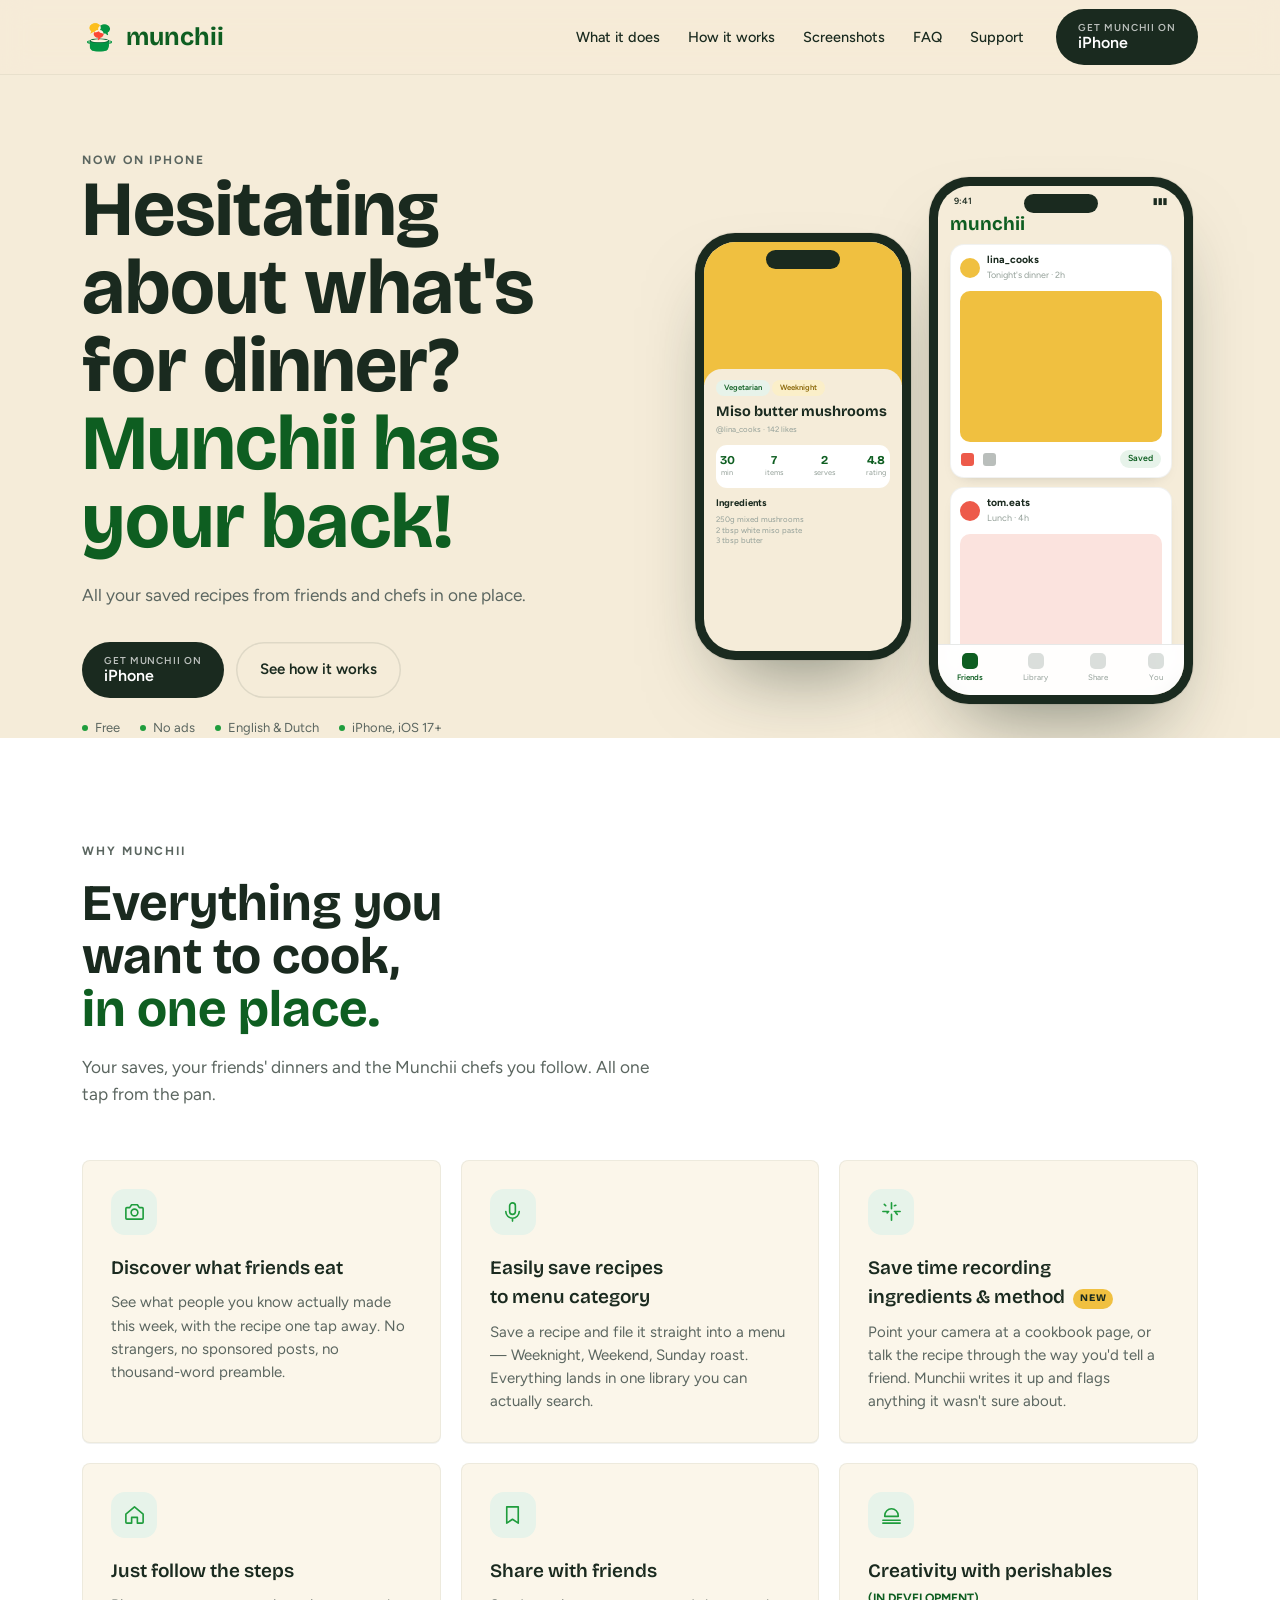
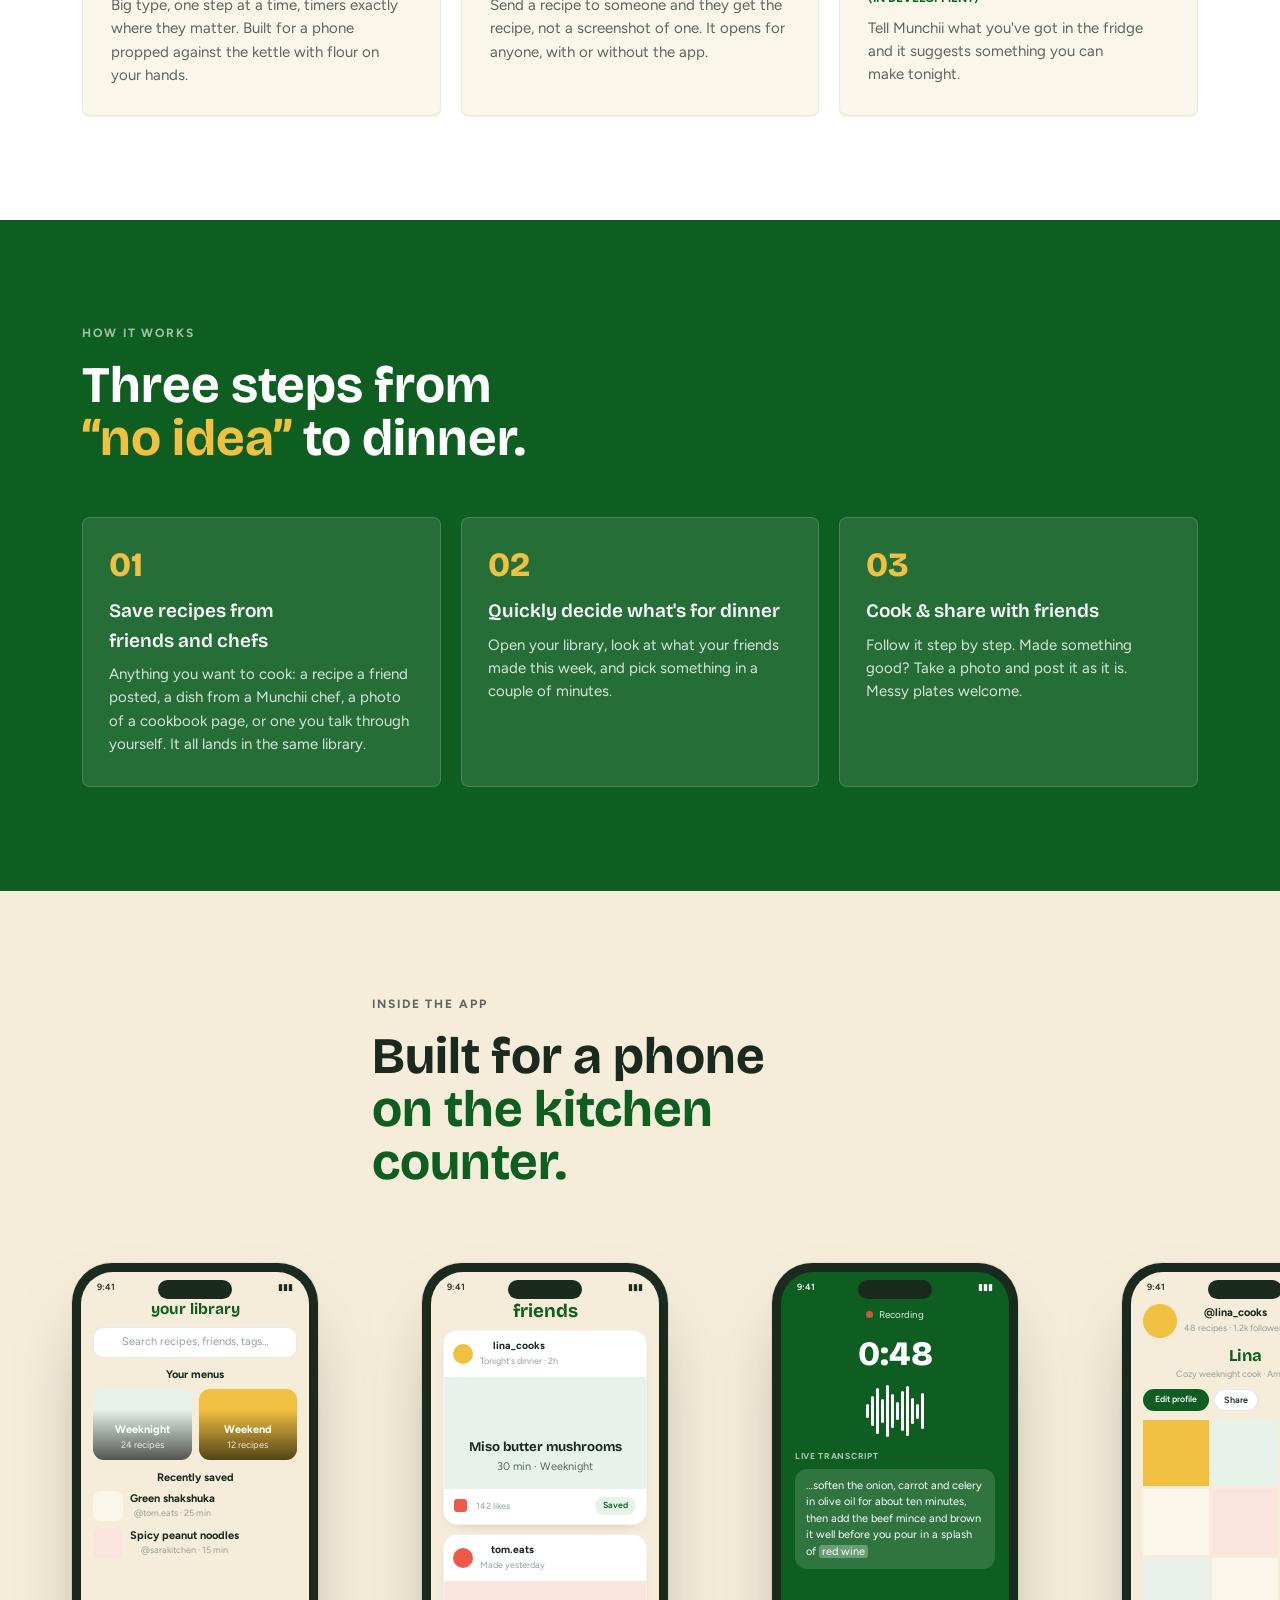
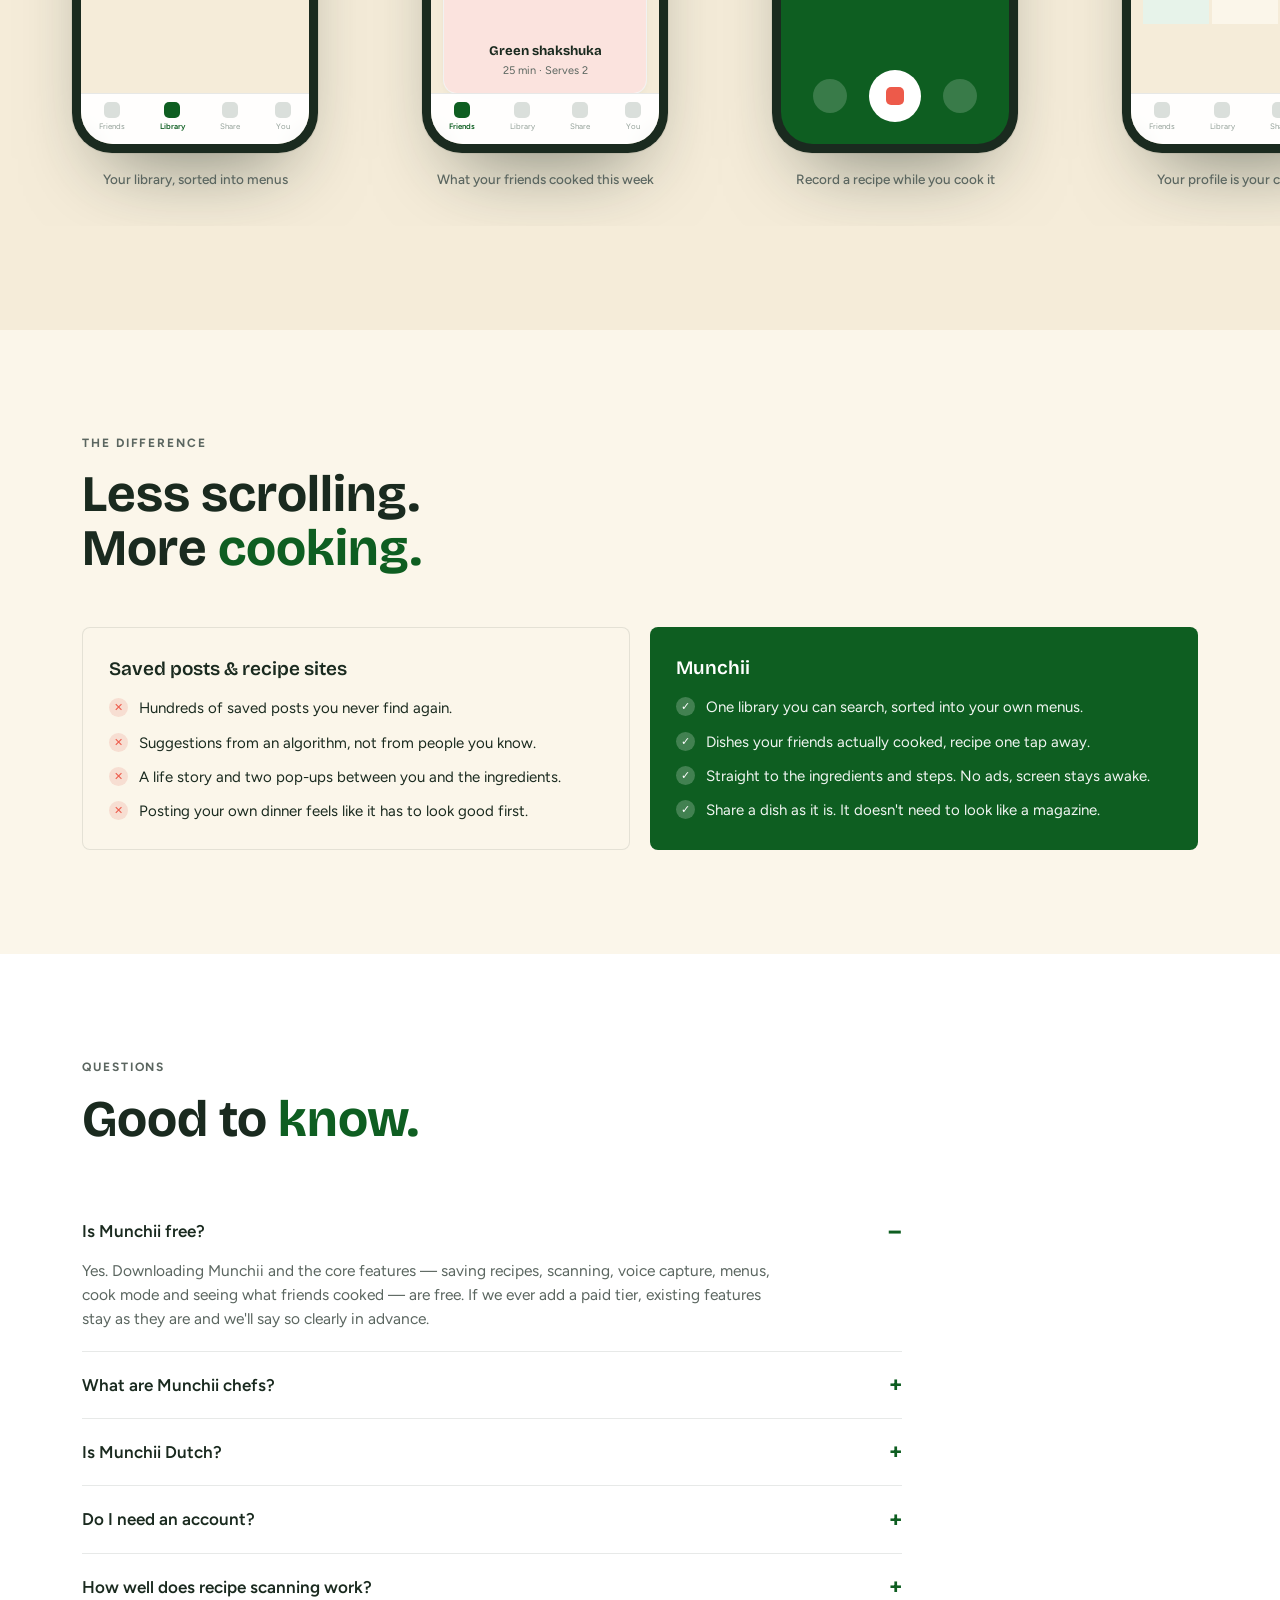
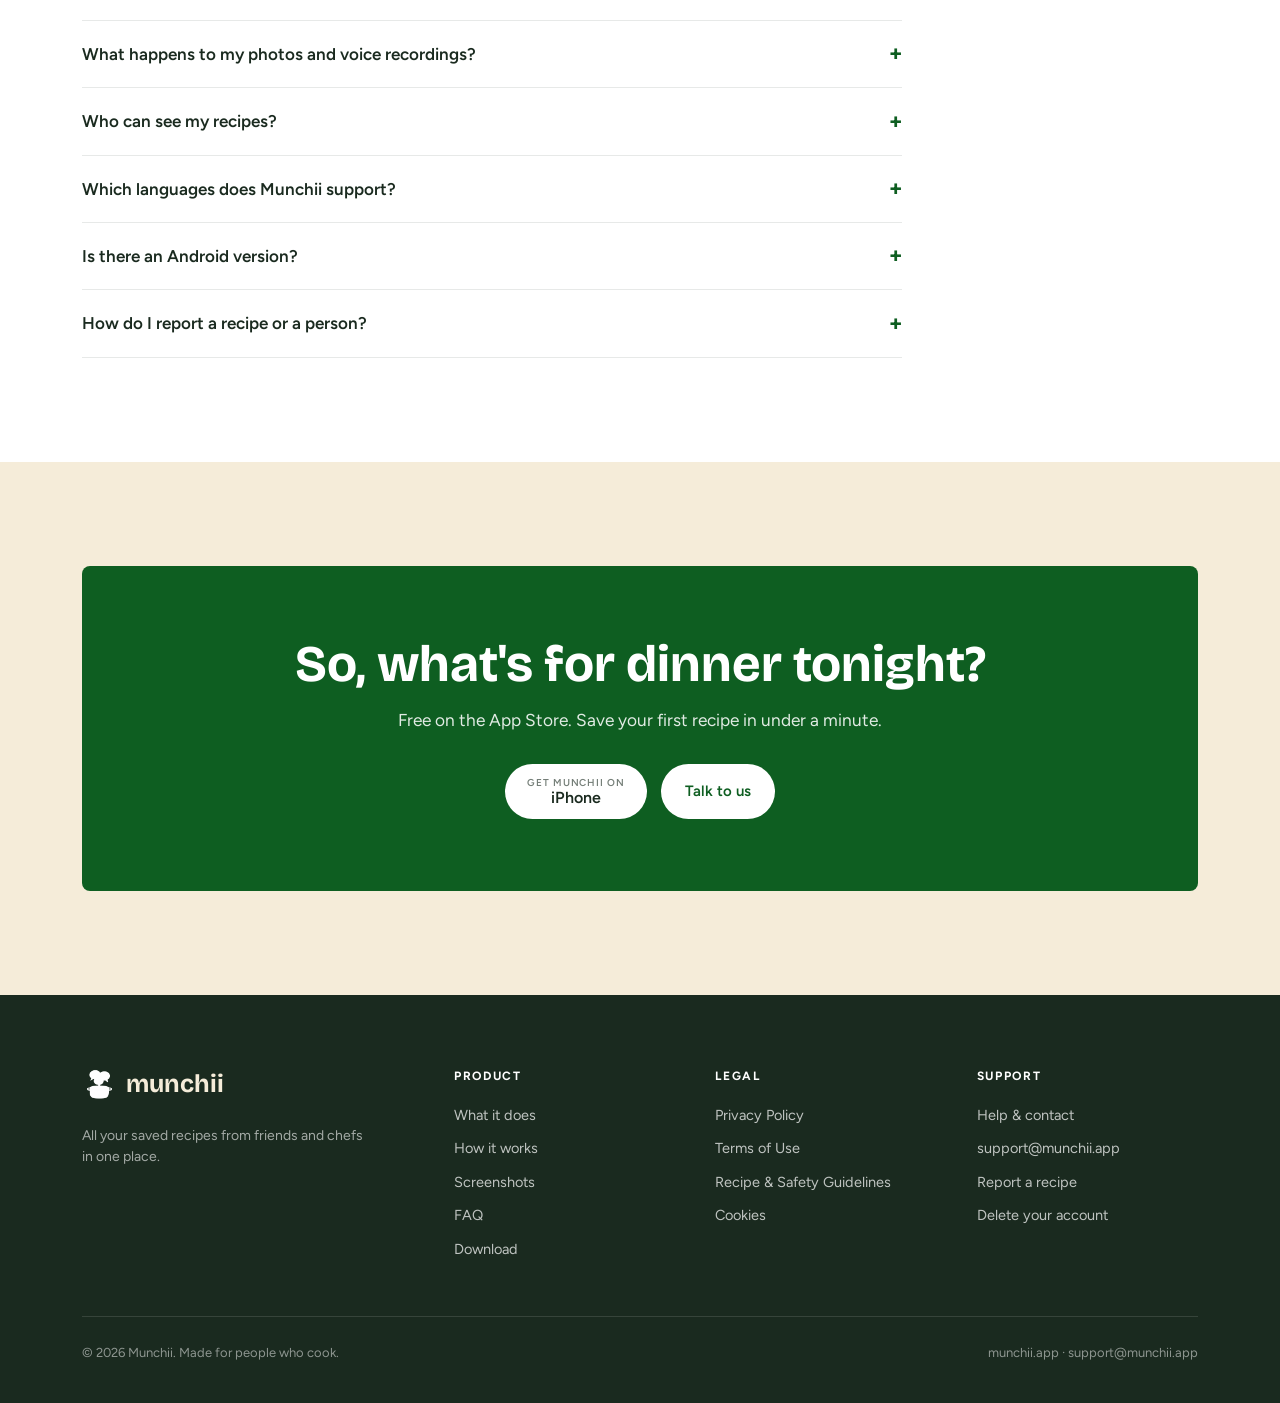
<file: index.html>
<!DOCTYPE html>
<html lang="en">
<head>
<meta charset="UTF-8" />
<meta name="viewport" content="width=device-width,initial-scale=1" />
<title>Munchii — What's for dinner?</title>
<meta name="description" content="All your saved recipes from friends and chefs in one place. Munchii helps you decide what's for dinner. Free on iPhone." />
<meta property="og:title" content="Munchii — What's for dinner?" />
<meta property="og:description" content="All your saved recipes from friends and chefs in one place." />
<meta property="og:url" content="https://munchii.app" />
<meta property="og:image" content="https://munchii.app/og-image.png" />
<meta property="og:image:width" content="1200" />
<meta property="og:image:height" content="630" />
<meta name="twitter:card" content="summary_large_image" />
<link rel="canonical" href="https://munchii.app" />
<link rel="preconnect" href="https://fonts.googleapis.com" />
<link rel="preconnect" href="https://fonts.gstatic.com" crossorigin />
<link href="https://fonts.googleapis.com/css2?family=Bricolage+Grotesque:opsz,wght@12..96,500..800&amp;family=Figtree:wght@400;500;600;700&amp;display=swap" rel="stylesheet" />
<link rel="icon" href="assets/favicon-64.png" sizes="64x64" type="image/png" />
<link rel="apple-touch-icon" href="assets/apple-touch-icon.png" />
<link rel="stylesheet" href="site.css" />
</head>
<body>

<header class="nav">
  <div class="wrap nav-in">
    <a href="#top" class="brand" aria-label="Munchii home"><img src="assets/munchii-mark.png" alt="" />munchii</a>
    <nav class="nav-links" aria-label="Main">
      <a href="#features">What it does</a>
      <a href="#how">How it works</a>
      <a href="#screens">Screenshots</a>
      <a href="#faq">FAQ</a>
      <a href="support.html">Support</a>
    </nav>
    <details class="mobile-nav"><summary aria-label="Open navigation"><span></span></summary><nav class="mobile-menu" aria-label="Mobile"><a href="#features">What it does</a><a href="#how">How it works</a><a href="#screens">Screenshots</a><a href="#faq">FAQ</a><a href="support.html">Support</a></nav></details>
    <a class="btn btn-app" href="mailto:support@munchii.app?subject=Munchii%20iPhone%20launch"><span><span class="sub">Get Munchii on</span><span class="big">iPhone</span></span></a>
  </div>
</header>

<main>
<a id="top"></a>
<section class="hero">
  <div class="wrap hero-grid">
    <div class="hero-copy">
      <div class="eyebrow">Now on iPhone</div>
      <h1>Hesitating about what's for dinner?<br /><span class="accent">Munchii has your back!</span></h1>
      <p class="lead" style="margin-top:22px">All your saved recipes from friends and chefs in one place.</p>
      <div class="badges" id="download">
        <a class="btn btn-app" href="mailto:support@munchii.app?subject=Munchii%20iPhone%20launch"><span><span class="sub">Get Munchii on</span><span class="big">iPhone</span></span></a>
        <a class="btn btn-ghost" href="#how">See how it works</a>
      </div>
      <div class="trust">
        <span><i class="dot"></i>Free</span>
        <span><i class="dot"></i>No ads</span>
        <span><i class="dot"></i>English &amp; Dutch</span>
        <span><i class="dot"></i>iPhone, iOS 17+</span>
      </div>
    </div>

    <div class="hero-art">
      <!-- CSS mockup: replace with real App Store screenshots before launch. Recipe detail (small, left) -->
      <div class="phone sm" aria-hidden="true">
        <div class="screen"><div class="notch"></div>
          <div class="food sc-hero"></div>
          <div class="sc-sheet">
            <span class="pill">Vegetarian</span> <span class="pill y">Weeknight</span>
            <div style="font-family:var(--display);font-weight:700;font-size:1.5em;line-height:1.08;margin:8px 0 6px">Miso butter mushrooms</div>
            <div class="sc-sub">@lina_cooks · 142 likes</div>
            <div style="display:flex;justify-content:space-between;background:#fff;border-radius:11px;padding:9px 4px;margin:9px 0">
              <div class="stat"><b>30</b><em>min</em></div><div class="stat"><b>7</b><em>items</em></div><div class="stat"><b>2</b><em>serves</em></div><div class="stat"><b>4.8</b><em>rating</em></div>
            </div>
            <div style="font-weight:700;margin-bottom:5px">Ingredients</div>
            <div class="sc-sub">250g mixed mushrooms</div>
            <div class="sc-sub">2 tbsp white miso paste</div>
            <div class="sc-sub">3 tbsp butter</div>
          </div>
        </div>
      </div>
      <!-- CSS mockup: replace with real App Store screenshots before launch. Feed (large, right) -->
      <div class="phone" aria-hidden="true">
        <div class="screen"><div class="notch"></div>
          <div class="sbar"><span>9:41</span><span>▮▮▮</span></div>
          <div class="sc-pad">
            <div class="sc-h">Munchii</div>
            <div class="sc-card">
              <div class="sc-row"><span class="av"></span><span><span class="sc-nm">lina_cooks</span><br /><span class="sc-sub">Tonight's dinner · 2h</span></span></div>
              <div class="food sc-img"></div>
              <div class="sc-acts"><span class="hp" style="background:var(--red)"></span><span class="hp" style="background:var(--ink);opacity:.3"></span><span class="pill" style="margin-left:auto">Saved</span></div>
            </div>
            <div class="sc-card">
              <div class="sc-row"><span class="av alt"></span><span><span class="sc-nm">tom.eats</span><br /><span class="sc-sub">Lunch · 4h</span></span></div>
              <div class="food r sc-img"></div>
            </div>
          </div>
          <div class="tbar"><span><i class="on"></i><em class="on">Friends</em></span><span><i></i><em>Library</em></span><span><i></i><em>Share</em></span><span><i></i><em>You</em></span></div>
        </div>
      </div>
    </div>
  </div>
</section>

<section id="features" class="on-white">
  <div class="wrap">
    <div class="sec-head">
      <div class="eyebrow">Why Munchii</div>
      <h2>Everything you want to cook,<br /><span class="accent">in one place.</span></h2>
      <p class="lead" style="margin-top:18px">Your saves, your friends' dinners and the Munchii chefs you follow. All one tap from the pan.</p>
    </div>
    <div class="cards">
      <article class="card">
        <div class="ic"><svg width="23" height="23" viewBox="0 0 24 24" fill="none" stroke="#1F9D3D" stroke-width="1.7" stroke-linecap="round" stroke-linejoin="round"><path d="M4 8h3l2-3h6l2 3h3a1 1 0 0 1 1 1v10a1 1 0 0 1-1 1H4a1 1 0 0 1-1-1V9a1 1 0 0 1 1-1z"/><circle cx="12" cy="13" r="3.5"/></svg></div>
        <h3>Discover what friends eat</h3>
        <p>See what people you know actually made this week, with the recipe one tap away. No strangers, no sponsored posts, no thousand-word preamble.</p>
      </article>
      <article class="card">
        <div class="ic"><svg width="23" height="23" viewBox="0 0 24 24" fill="none" stroke="#1F9D3D" stroke-width="1.7" stroke-linecap="round" stroke-linejoin="round"><rect x="9" y="3" width="6" height="12" rx="3"/><path d="M5 12a7 7 0 0 0 14 0M12 19v3"/></svg></div>
        <h3>Easily save recipes to menu category</h3>
        <p>Save a recipe and file it straight into a menu — Weeknight, Weekend, Sunday roast. Everything lands in one library you can actually search.</p>
      </article>
      <article class="card">
        <div class="ic"><svg width="23" height="23" viewBox="0 0 24 24" fill="none" stroke="#1F9D3D" stroke-width="1.7" stroke-linecap="round" stroke-linejoin="round"><path d="M12 3v6m0 6v6m9-9h-6m-6 0H3m13.5-6.5L15 6m-6 6-1.5 1.5m9 0L18 15m-12-9L4.5 4.5"/></svg></div>
        <h3>Save time recording ingredients &amp; method<span class="tagnew">NEW</span></h3>
        <p>Point your camera at a cookbook page, or talk the recipe through the way you'd tell a friend. Munchii writes it up and flags anything it wasn't sure about.</p>
      </article>
      <article class="card">
        <div class="ic"><svg width="23" height="23" viewBox="0 0 24 24" fill="none" stroke="#1F9D3D" stroke-width="1.7" stroke-linecap="round" stroke-linejoin="round"><path d="M3 11.5 12 4l9 7.5V20a1 1 0 0 1-1 1h-5v-6h-6v6H4a1 1 0 0 1-1-1z"/></svg></div>
        <h3>Just follow the steps</h3>
        <p>Big type, one step at a time, timers exactly where they matter. Built for a phone propped against the kettle with flour on your hands.</p>
      </article>
      <article class="card">
        <div class="ic"><svg width="23" height="23" viewBox="0 0 24 24" fill="none" stroke="#1F9D3D" stroke-width="1.7" stroke-linecap="round" stroke-linejoin="round"><path d="M6 4h12v17l-6-4-6 4z"/></svg></div>
        <h3>Share with friends</h3>
        <p>Send a recipe to someone and they get the recipe, not a screenshot of one. It opens for anyone, with or without the app.</p>
      </article>
      <article class="card">
        <div class="ic"><svg width="23" height="23" viewBox="0 0 24 24" fill="none" stroke="#1F9D3D" stroke-width="1.7" stroke-linecap="round" stroke-linejoin="round"><path d="M5 13a7 7 0 1 1 14 0v1H5z"/><path d="M3 18h18M3 21h18"/></svg></div>
        <h3>Creativity with perishables <span class="dev-label">(in development)</span></h3>
        <p>Tell Munchii what you've got in the fridge and it suggests something you can make tonight.</p>
      </article>
    </div>
  </div>
</section>

<section id="how" class="on-green">
  <div class="wrap">
    <div class="sec-head">
      <div class="eyebrow">How it works</div>
      <h2>Three steps from<br /><span class="accent">“no idea”</span> to dinner.</h2>
    </div>
    <div class="steps">
      <div class="step"><h3>Save recipes from friends and chefs</h3><p>Anything you want to cook: a recipe a friend posted, a dish from a Munchii chef, a photo of a cookbook page, or one you talk through yourself. It all lands in the same library.</p></div>
      <div class="step"><h3>Quickly decide what's for dinner</h3><p>Open your library, look at what your friends made this week, and pick something in a couple of minutes.</p></div>
      <div class="step"><h3>Cook &amp; share with friends</h3><p>Follow it step by step. Made something good? Take a photo and post it as it is. Messy plates welcome.</p></div>
    </div>
  </div>
</section>

<section id="screens">
  <div class="wrap sec-head">
    <div class="eyebrow">Inside the app</div>
    <h2>Built for a phone<br /><span class="accent">on the kitchen counter.</span></h2>
  </div>
  <div class="gallery">
    <figure class="shot">
      <div class="phone" aria-hidden="true"><div class="screen"><div class="notch"></div>
        <div class="sbar"><span>9:41</span><span>▮▮▮</span></div>
        <div class="sc-pad">
          <div class="sc-h" style="font-size:1.4em">Your Library</div>
          <div style="background:#fff;border:1px solid var(--line);border-radius:10px;padding:7px 9px;color:var(--ink-muted);margin-bottom:10px">Search recipes, friends, tags…</div>
          <div style="font-weight:700;margin-bottom:6px">Your menus</div>
          <div style="display:grid;grid-template-columns:1fr 1fr;gap:7px">
            <div style="border-radius:11px;overflow:hidden;position:relative"><div class="food g" style="aspect-ratio:1/.72"></div><div style="position:absolute;inset:auto 0 0 0;background:linear-gradient(transparent,rgba(0,0,0,.65));padding:14px 8px 7px;color:#fff"><b>Weeknight</b><br /><span style="opacity:.85;font-size:.85em">24 recipes</span></div></div>
            <div style="border-radius:11px;overflow:hidden;position:relative"><div class="food" style="aspect-ratio:1/.72"></div><div style="position:absolute;inset:auto 0 0 0;background:linear-gradient(transparent,rgba(0,0,0,.65));padding:14px 8px 7px;color:#fff"><b>Weekend</b><br /><span style="opacity:.85;font-size:.85em">12 recipes</span></div></div>
          </div>
          <div style="font-weight:700;margin:11px 0 6px">Recently saved</div>
          <div style="display:flex;gap:7px;align-items:center;margin-bottom:7px"><span class="food c" style="width:30px;height:30px;border-radius:8px"></span><span><b>Green shakshuka</b><br /><span class="sc-sub">@tom.eats · 25 min</span></span></div>
          <div style="display:flex;gap:7px;align-items:center"><span class="food r" style="width:30px;height:30px;border-radius:8px"></span><span><b>Spicy peanut noodles</b><br /><span class="sc-sub">@sarakitchen · 15 min</span></span></div>
        </div>
        <div class="tbar"><span><i></i><em>Friends</em></span><span><i class="on"></i><em class="on">Library</em></span><span><i></i><em>Share</em></span><span><i></i><em>You</em></span></div>
      </div></div>
      <figcaption>Your library, sorted into menus</figcaption>
    </figure>

    <figure class="shot">
      <div class="phone" aria-hidden="true"><div class="screen"><div class="notch"></div>
        <div class="sbar"><span>9:41</span><span>▮▮▮</span></div>
        <div class="sc-pad">
          <div class="sc-h">friends</div>
          <div class="sc-card">
            <div class="sc-row"><span class="av"></span><span><span class="sc-nm">lina_cooks</span><br /><span class="sc-sub">Tonight's dinner · 2h</span></span></div>
            <div class="recipe-preview"><b>Miso butter mushrooms</b><span>30 min · Weeknight</span></div>
            <div class="sc-acts"><span class="hp" style="background:var(--red)"></span><span class="sc-sub">142 likes</span><span class="pill" style="margin-left:auto">Saved</span></div>
          </div>
          <div class="sc-card">
            <div class="sc-row"><span class="av alt"></span><span><span class="sc-nm">tom.eats</span><br /><span class="sc-sub">Made yesterday</span></span></div>
            <div class="recipe-preview alt"><b>Green shakshuka</b><span>25 min · Serves 2</span></div>
          </div>
        </div>
        <div class="tbar"><span><i class="on"></i><em class="on">Friends</em></span><span><i></i><em>Library</em></span><span><i></i><em>Share</em></span><span><i></i><em>You</em></span></div>
      </div></div>
      <figcaption>What your friends cooked this week</figcaption>
    </figure>

    <figure class="shot">
      <div class="phone" aria-hidden="true"><div class="screen" style="background:var(--green-deep)"><div class="notch"></div>
        <div class="sbar" style="color:#fff"><span>9:41</span><span>▮▮▮</span></div>
        <div style="padding:14px 14px 0;color:#fff;text-align:center">
          <div style="font-size:.9em;opacity:.85;display:flex;align-items:center;justify-content:center;gap:6px"><span style="width:7px;height:7px;border-radius:50%;background:var(--red);display:inline-block"></span>Recording</div>
          <div style="font-family:var(--display);font-weight:800;font-size:3.1em;line-height:1;margin:16px 0 6px">0:48</div>
          <div style="display:flex;align-items:center;justify-content:center;gap:2.5px;height:52px;margin:14px 0">
            <span style="width:2.5px;height:14px;background:#fff;border-radius:9px"></span><span style="width:2.5px;height:30px;background:#fff;border-radius:9px"></span><span style="width:2.5px;height:46px;background:#fff;border-radius:9px"></span><span style="width:2.5px;height:24px;background:#fff;border-radius:9px"></span><span style="width:2.5px;height:52px;background:#fff;border-radius:9px"></span><span style="width:2.5px;height:34px;background:#fff;border-radius:9px"></span><span style="width:2.5px;height:18px;background:#fff;border-radius:9px"></span><span style="width:2.5px;height:40px;background:#fff;border-radius:9px"></span><span style="width:2.5px;height:50px;background:#fff;border-radius:9px"></span><span style="width:2.5px;height:26px;background:#fff;border-radius:9px"></span><span style="width:2.5px;height:15px;background:#fff;border-radius:9px"></span><span style="width:2.5px;height:36px;background:#fff;border-radius:9px"></span>
          </div>
          <div style="text-align:left;font-size:.78em;letter-spacing:.08em;opacity:.65;font-weight:700;margin-bottom:6px">LIVE TRANSCRIPT</div>
          <div style="text-align:left;background:rgba(255,255,255,.14);border-radius:12px;padding:9px 11px;line-height:1.5">…soften the onion, carrot and celery in olive oil for about ten minutes, then add the beef mince and brown it well before you pour in a splash of <span style="background:rgba(255,255,255,.28);border-radius:3px;padding:0 3px">red wine</span></div>
        </div>
        <div style="position:absolute;bottom:22px;left:0;right:0;display:flex;justify-content:center;align-items:center;gap:22px">
          <span style="width:34px;height:34px;border-radius:50%;background:rgba(255,255,255,.18)"></span>
          <span style="width:52px;height:52px;border-radius:50%;background:#fff;display:flex;align-items:center;justify-content:center"><span style="width:18px;height:18px;border-radius:5px;background:var(--red)"></span></span>
          <span style="width:34px;height:34px;border-radius:50%;background:rgba(255,255,255,.18)"></span>
        </div>
      </div></div>
      <figcaption>Record a recipe while you cook it</figcaption>
    </figure>

    <figure class="shot">
      <div class="phone" aria-hidden="true"><div class="screen"><div class="notch"></div>
        <div class="sbar"><span>9:41</span><span>▮▮▮</span></div>
        <div class="sc-pad">
          <div style="display:flex;align-items:center;gap:7px;margin:4px 0 10px"><span class="food" style="width:34px;height:34px;border-radius:50%"></span><span><b>@lina_cooks</b><br /><span class="sc-sub">48 recipes · 1.2k followers</span></span></div>
          <div style="font-family:var(--display);font-weight:700;color:var(--green-deep);font-size:1.5em;line-height:1">Lina</div>
          <div class="sc-sub" style="margin:4px 0 9px">Cozy weeknight cook · Amsterdam</div>
          <div style="display:flex;gap:5px;margin-bottom:9px"><span class="pill" style="background:var(--green-deep);color:#fff;padding:5px 12px">Edit profile</span><span class="chip">Share</span></div>
          <div class="grid3"><div class="food"></div><div class="food g"></div><div class="food r"></div><div class="food c"></div><div class="food r"></div><div class="food"></div><div class="food g"></div><div class="food c"></div><div class="food"></div></div>
        </div>
        <div class="tbar"><span><i></i><em>Friends</em></span><span><i></i><em>Library</em></span><span><i></i><em>Share</em></span><span><i class="on"></i><em class="on">You</em></span></div>
      </div></div>
      <figcaption>Your profile is your cookbook</figcaption>
    </figure>
  </div>
</section>

<section class="on-cream-soft">
  <div class="wrap">
    <div class="sec-head"><div class="eyebrow">The difference</div><h2>Less scrolling.<br />More <span class="accent">cooking.</span></h2></div>
    <div class="compare">
      <div class="cmp bad">
        <h3>Saved posts &amp; recipe sites</h3>
        <ul>
          <li><span class="mk">✕</span><span>Hundreds of saved posts you never find again.</span></li>
          <li><span class="mk">✕</span><span>Suggestions from an algorithm, not from people you know.</span></li>
          <li><span class="mk">✕</span><span>A life story and two pop-ups between you and the ingredients.</span></li>
          <li><span class="mk">✕</span><span>Posting your own dinner feels like it has to look good first.</span></li>
        </ul>
      </div>
      <div class="cmp good">
        <h3>Munchii</h3>
        <ul>
          <li><span class="mk">✓</span><span>One library you can search, sorted into your own menus.</span></li>
          <li><span class="mk">✓</span><span>Dishes your friends actually cooked, recipe one tap away.</span></li>
          <li><span class="mk">✓</span><span>Straight to the ingredients and steps. No ads, screen stays awake.</span></li>
          <li><span class="mk">✓</span><span>Share a dish as it is. It doesn't need to look like a magazine.</span></li>
        </ul>
      </div>
    </div>
  </div>
</section>

<section id="faq" class="on-white">
  <div class="wrap">
    <div class="sec-head"><div class="eyebrow">Questions</div><h2>Good to <span class="accent">know.</span></h2></div>
    <div class="faq">
      <details open><summary>Is Munchii free?</summary><p>Yes. Downloading Munchii and the core features — saving recipes, scanning, voice capture, menus, cook mode and seeing what friends cooked — are free. If we ever add a paid tier, existing features stay as they are and we'll say so clearly in advance.</p></details>
      <details><summary>What are Munchii chefs?</summary><p>Munchii chefs are super users who cook often and share their own versions of the dishes they like.</p></details>
      <details><summary>Is Munchii Dutch?</summary><p>Yes. Munchii is built in Amsterdam and starts in the Netherlands, in English and Dutch.</p></details>
      <details><summary>Do I need an account?</summary><p>You'll need one to save and share recipes — sign in with Apple, Google or email. You can also open demo mode first to look around without signing up.</p></details>
      <details><summary>How well does recipe scanning work?</summary><p>Printed recipes — cookbook pages, recipe cards, screenshots — work best. Handwriting often works too, though results vary with the handwriting. Either way, Munchii shows you the extracted recipe and flags anything it wasn't confident about so you can correct it before saving.</p></details>
      <details><summary>What happens to my photos and voice recordings?</summary><p>They're used to create the recipe you asked for, and processing may happen on our servers or via a third-party AI provider. We don't sell your personal data. Full detail, including retention periods, is in the <a href="privacy.html">Privacy Policy</a>.</p></details>
      <details><summary>Who can see my recipes?</summary><p>You choose per recipe. Drafts are always private to you, and unfinished drafts you don't touch for 30 days are cleared automatically. You can delete any recipe, or your whole account, at any time.</p></details>
      <details><summary>Which languages does Munchii support?</summary><p>English and Dutch at launch, selectable during onboarding and changeable any time in settings.</p></details>
      <details><summary>Is there an Android version?</summary><p>Not yet. Munchii is iPhone-only for now (iOS 17 and later). Email <a href="mailto:support@munchii.app">support@munchii.app</a> and we'll let you know when that changes.</p></details>
      <details><summary>How do I report a recipe or a person?</summary><p>Tap the ••• menu on any recipe, comment or profile and choose Report. We review reports against our <a href="community.html">Recipe &amp; Safety Guidelines</a>, usually within two business days.</p></details>
    </div>
  </div>
</section>

<section>
  <div class="wrap">
    <div class="cta">
      <h2>So, what's for dinner tonight?</h2>
      <p class="lead">Free on the App Store. Save your first recipe in under a minute.</p>
      <div class="badges">
        <a class="btn btn-app" href="mailto:support@munchii.app?subject=Munchii%20iPhone%20launch"><span><span class="sub">Get Munchii on</span><span class="big">iPhone</span></span></a>
        <a class="btn btn-white" href="support.html">Talk to us</a>
      </div>
    </div>
  </div>
</section>

</main>
<footer>
  <div class="wrap">
    <div class="f-grid">
      <div>
        <span class="brand on-dark"><img src="assets/munchii-mark.png" alt="" />munchii</span>
        <p class="tag">All your saved recipes from friends and chefs in one place.</p>
      </div>
      <div>
        <h4>Product</h4>
        <ul>
          <li><a href="#features">What it does</a></li>
          <li><a href="#how">How it works</a></li>
          <li><a href="#screens">Screenshots</a></li>
          <li><a href="#faq">FAQ</a></li>
          <li><a href="#download">Download</a></li>
        </ul>
      </div>
      <div>
        <h4>Legal</h4>
        <ul>
          <li><a href="privacy.html">Privacy Policy</a></li>
          <li><a href="terms.html">Terms of Use</a></li>
          <li><a href="community.html">Recipe &amp; Safety Guidelines</a></li>
          <li><a href="privacy.html#cookies">Cookies</a></li>
        </ul>
      </div>
      <div>
        <h4>Support</h4>
        <ul>
          <li><a href="support.html">Help &amp; contact</a></li>
          <li><a href="mailto:support@munchii.app">support@munchii.app</a></li>
          <li><a href="support.html#report">Report a recipe</a></li>
          <li><a href="support.html#delete">Delete your account</a></li>
        </ul>
      </div>
    </div>
    <div class="f-bot">
      <span>© 2026 Munchii. Made for people who cook.</span>
      <span>munchii.app · <a href="mailto:support@munchii.app">support@munchii.app</a></span>
    </div>
  </div>
</footer>

</body>
</html>
</file>
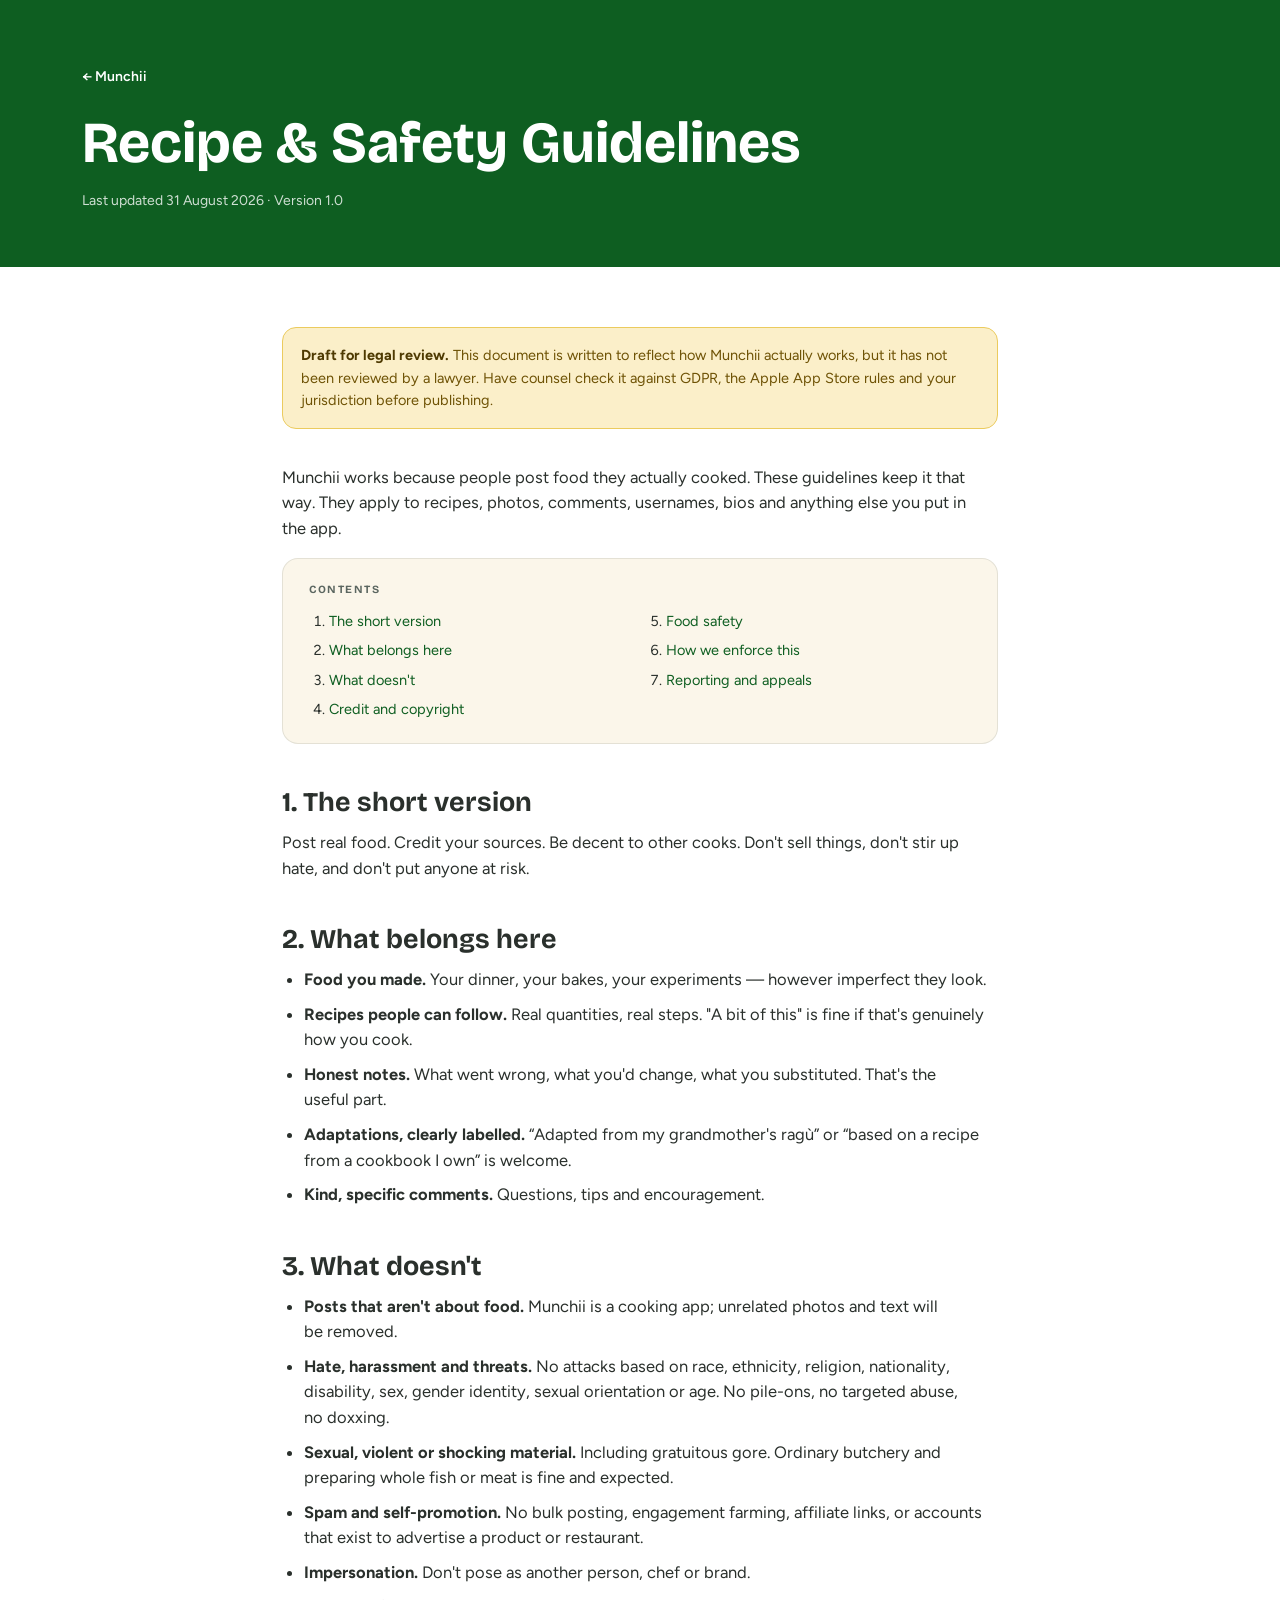
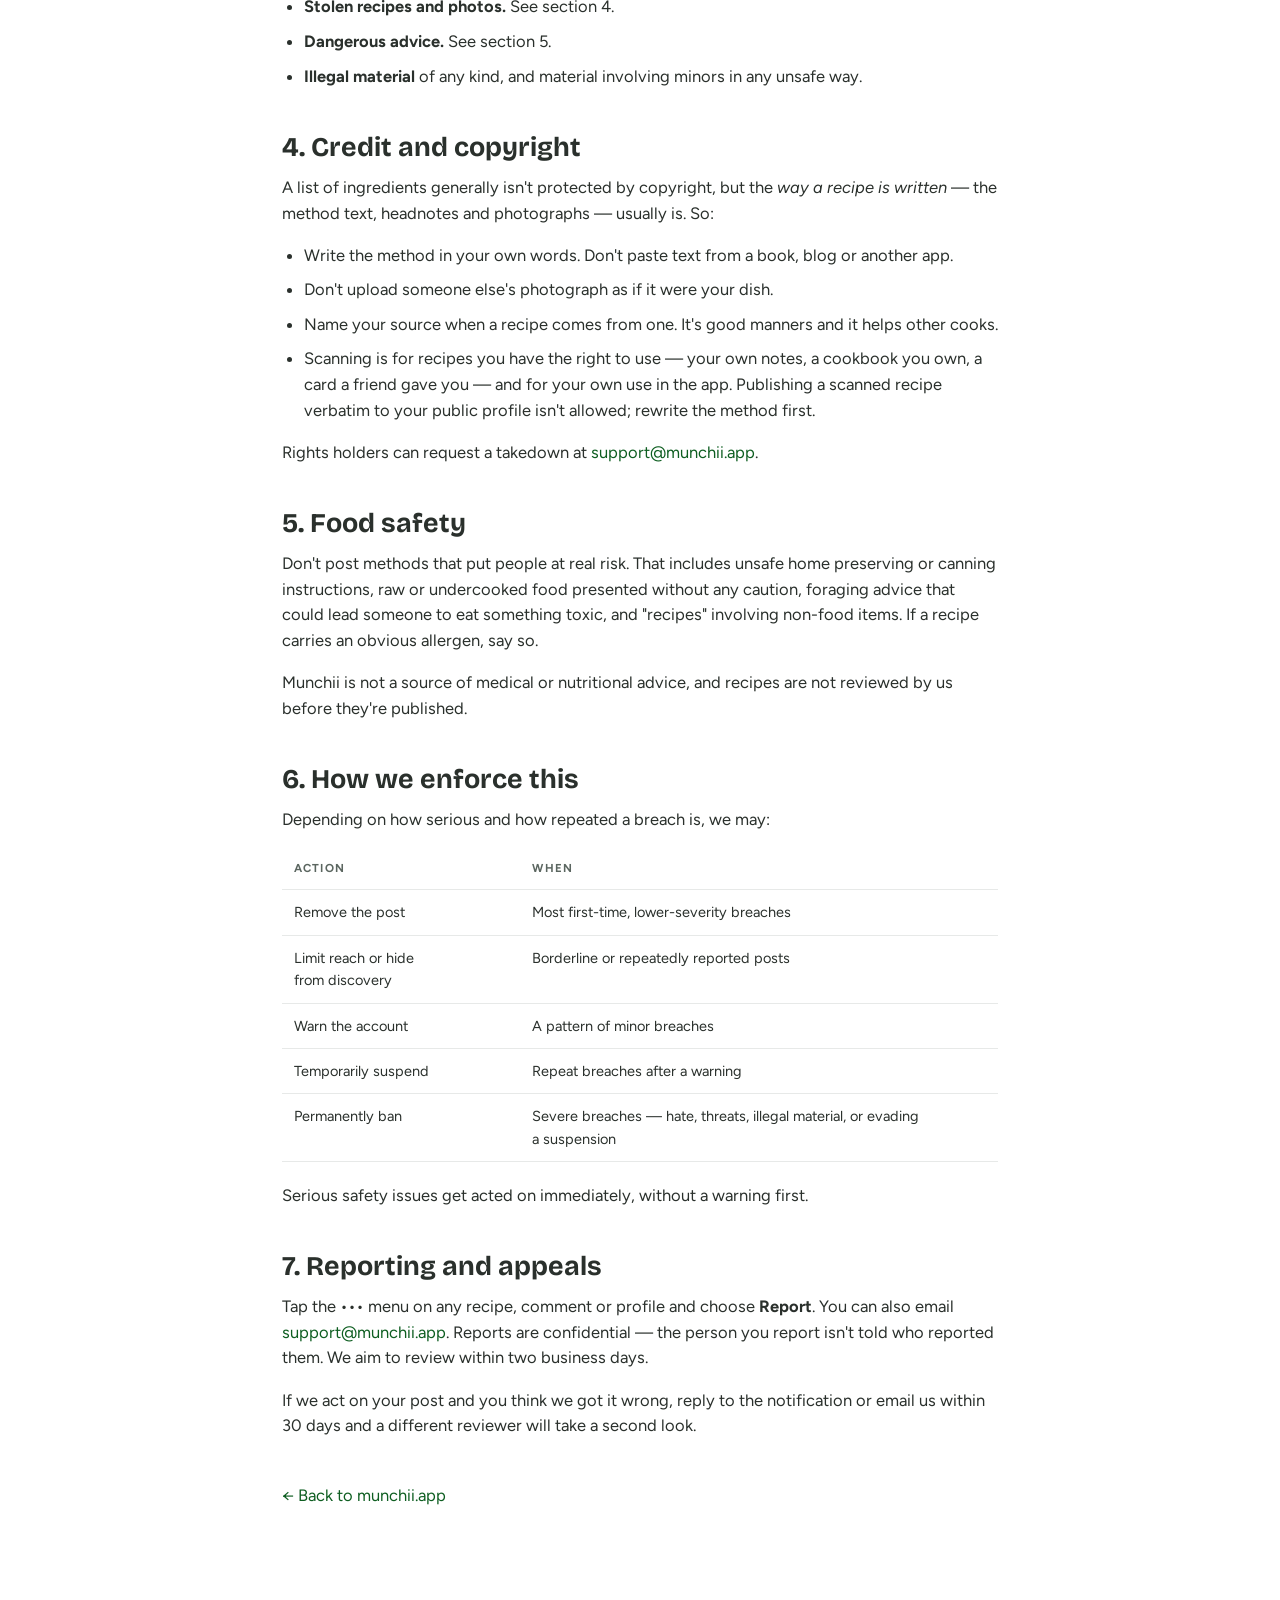
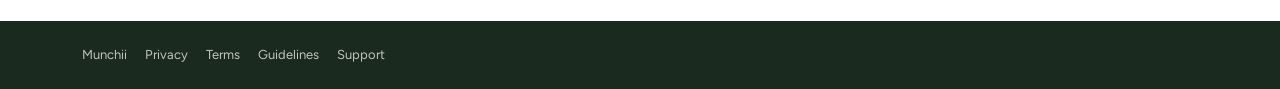
<file: community.html>
<!DOCTYPE html>
<html lang="en">
<head>
<meta charset="UTF-8" /><meta name="viewport" content="width=device-width,initial-scale=1" />
<title>Recipe &amp; Safety Guidelines — Munchii</title>
<meta name="description" content="What belongs on Munchii, what doesn't, and how we enforce it." />
<link rel="preconnect" href="https://fonts.googleapis.com" /><link rel="preconnect" href="https://fonts.gstatic.com" crossorigin />
<link href="https://fonts.googleapis.com/css2?family=Bricolage+Grotesque:opsz,wght@12..96,500..800&amp;family=Figtree:wght@400;500;600;700&amp;display=swap" rel="stylesheet" />
<meta property="og:title" content="Recipe &amp; Safety Guidelines — Munchii" />
<meta property="og:description" content="What belongs on Munchii, what doesn't, and how we enforce it." />
<meta property="og:url" content="https://munchii.app/community" />
<meta property="og:image" content="https://munchii.app/og-image.png" />
<link rel="canonical" href="https://munchii.app/community" />
<link rel="icon" href="assets/favicon-64.png" sizes="64x64" type="image/png" />
<link rel="apple-touch-icon" href="assets/apple-touch-icon.png" />
<link rel="stylesheet" href="site.css" />
</head>
<body class="doc">
<header class="doc-hero"><div class="wrap">
  <nav aria-label="Main"><a class="back" href="index.html">← Munchii</a></nav>
  <h1>Recipe &amp; Safety Guidelines</h1>
  <div class="meta">Last updated 31 August 2026 · Version 1.0</div>
</div></header>

<main class="doc-body">
<div class="note"><strong>Draft for legal review.</strong> This document is written to reflect how Munchii actually works, but it has not been reviewed by a lawyer. Have counsel check it against GDPR, the Apple App Store rules and your jurisdiction before publishing.</div>

<p>Munchii works because people post food they actually cooked. These guidelines keep it that way. They apply to recipes, photos, comments, usernames, bios and anything else you put in the app.</p>

<div class="toc"><h4>Contents</h4><ol>
<li><a href="#spirit">The short version</a></li>
<li><a href="#do">What belongs here</a></li>
<li><a href="#dont">What doesn't</a></li>
<li><a href="#credit">Credit and copyright</a></li>
<li><a href="#safety">Food safety</a></li>
<li><a href="#enforce">How we enforce this</a></li>
<li><a href="#report">Reporting and appeals</a></li>
</ol></div>

<h2 id="spirit">1. The short version</h2>
<p>Post real food. Credit your sources. Be decent to other cooks. Don't sell things, don't stir up hate, and don't put anyone at risk.</p>

<h2 id="do">2. What belongs here</h2>
<ul>
<li><strong>Food you made.</strong> Your dinner, your bakes, your experiments — however imperfect they look.</li>
<li><strong>Recipes people can follow.</strong> Real quantities, real steps. "A bit of this" is fine if that's genuinely how you cook.</li>
<li><strong>Honest notes.</strong> What went wrong, what you'd change, what you substituted. That's the useful part.</li>
<li><strong>Adaptations, clearly labelled.</strong> “Adapted from my grandmother's ragù” or “based on a recipe from a cookbook I own” is welcome.</li>
<li><strong>Kind, specific comments.</strong> Questions, tips and encouragement.</li>
</ul>

<h2 id="dont">3. What doesn't</h2>
<ul>
<li><strong>Posts that aren't about food.</strong> Munchii is a cooking app; unrelated photos and text will be removed.</li>
<li><strong>Hate, harassment and threats.</strong> No attacks based on race, ethnicity, religion, nationality, disability, sex, gender identity, sexual orientation or age. No pile-ons, no targeted abuse, no doxxing.</li>
<li><strong>Sexual, violent or shocking material.</strong> Including gratuitous gore. Ordinary butchery and preparing whole fish or meat is fine and expected.</li>
<li><strong>Spam and self-promotion.</strong> No bulk posting, engagement farming, affiliate links, or accounts that exist to advertise a product or restaurant.</li>
<li><strong>Impersonation.</strong> Don't pose as another person, chef or brand.</li>
<li><strong>Stolen recipes and photos.</strong> See section 4.</li>
<li><strong>Dangerous advice.</strong> See section 5.</li>
<li><strong>Illegal material</strong> of any kind, and material involving minors in any unsafe way.</li>
</ul>

<h2 id="credit">4. Credit and copyright</h2>
<p>A list of ingredients generally isn't protected by copyright, but the <em>way a recipe is written</em> — the method text, headnotes and photographs — usually is. So:</p>
<ul>
<li>Write the method in your own words. Don't paste text from a book, blog or another app.</li>
<li>Don't upload someone else's photograph as if it were your dish.</li>
<li>Name your source when a recipe comes from one. It's good manners and it helps other cooks.</li>
<li>Scanning is for recipes you have the right to use — your own notes, a cookbook you own, a card a friend gave you — and for your own use in the app. Publishing a scanned recipe verbatim to your public profile isn't allowed; rewrite the method first.</li>
</ul>
<p>Rights holders can request a takedown at <a href="mailto:support@munchii.app">support@munchii.app</a>.</p>

<h2 id="safety">5. Food safety</h2>
<p>Don't post methods that put people at real risk. That includes unsafe home preserving or canning instructions, raw or undercooked food presented without any caution, foraging advice that could lead someone to eat something toxic, and "recipes" involving non-food items. If a recipe carries an obvious allergen, say so.</p>
<p>Munchii is not a source of medical or nutritional advice, and recipes are not reviewed by us before they're published.</p>

<h2 id="enforce">6. How we enforce this</h2>
<p>Depending on how serious and how repeated a breach is, we may:</p>
<table class="dt">
<tr><th>Action</th><th>When</th></tr>
<tr><td>Remove the post</td><td>Most first-time, lower-severity breaches</td></tr>
<tr><td>Limit reach or hide from discovery</td><td>Borderline or repeatedly reported posts</td></tr>
<tr><td>Warn the account</td><td>A pattern of minor breaches</td></tr>
<tr><td>Temporarily suspend</td><td>Repeat breaches after a warning</td></tr>
<tr><td>Permanently ban</td><td>Severe breaches — hate, threats, illegal material, or evading a suspension</td></tr>
</table>
<p>Serious safety issues get acted on immediately, without a warning first.</p>

<h2 id="report">7. Reporting and appeals</h2>
<p>Tap the ••• menu on any recipe, comment or profile and choose <strong>Report</strong>. You can also email <a href="mailto:support@munchii.app">support@munchii.app</a>. Reports are confidential — the person you report isn't told who reported them. We aim to review within two business days.</p>
<p>If we act on your post and you think we got it wrong, reply to the notification or email us within 30 days and a different reviewer will take a second look.</p>

<p style="margin-top:44px"><a href="index.html">← Back to munchii.app</a></p>
</main>
<footer class="doc-foot"><div class="wrap"><a href="index.html">Munchii</a><a href="privacy.html">Privacy</a><a href="terms.html">Terms</a><a href="community.html">Guidelines</a><a href="support.html">Support</a></div></footer>
</body>
</html>
</file>
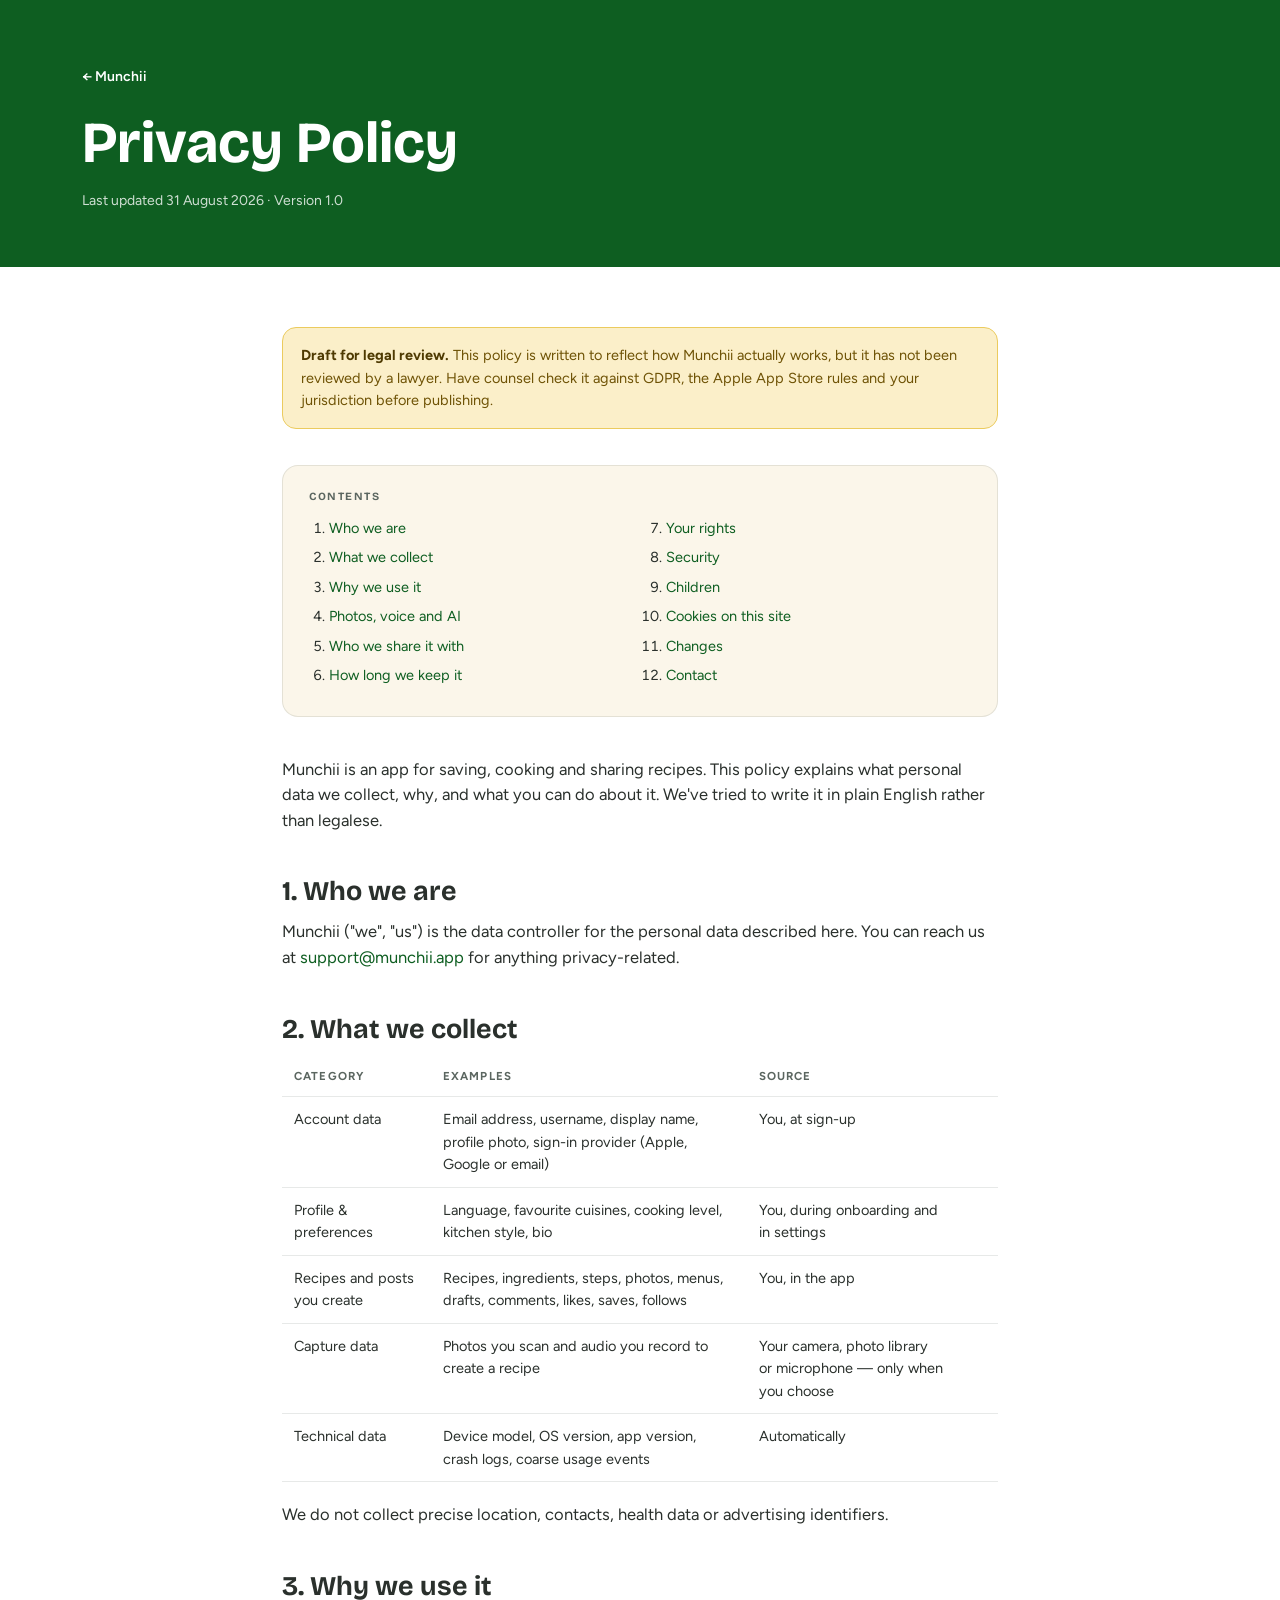
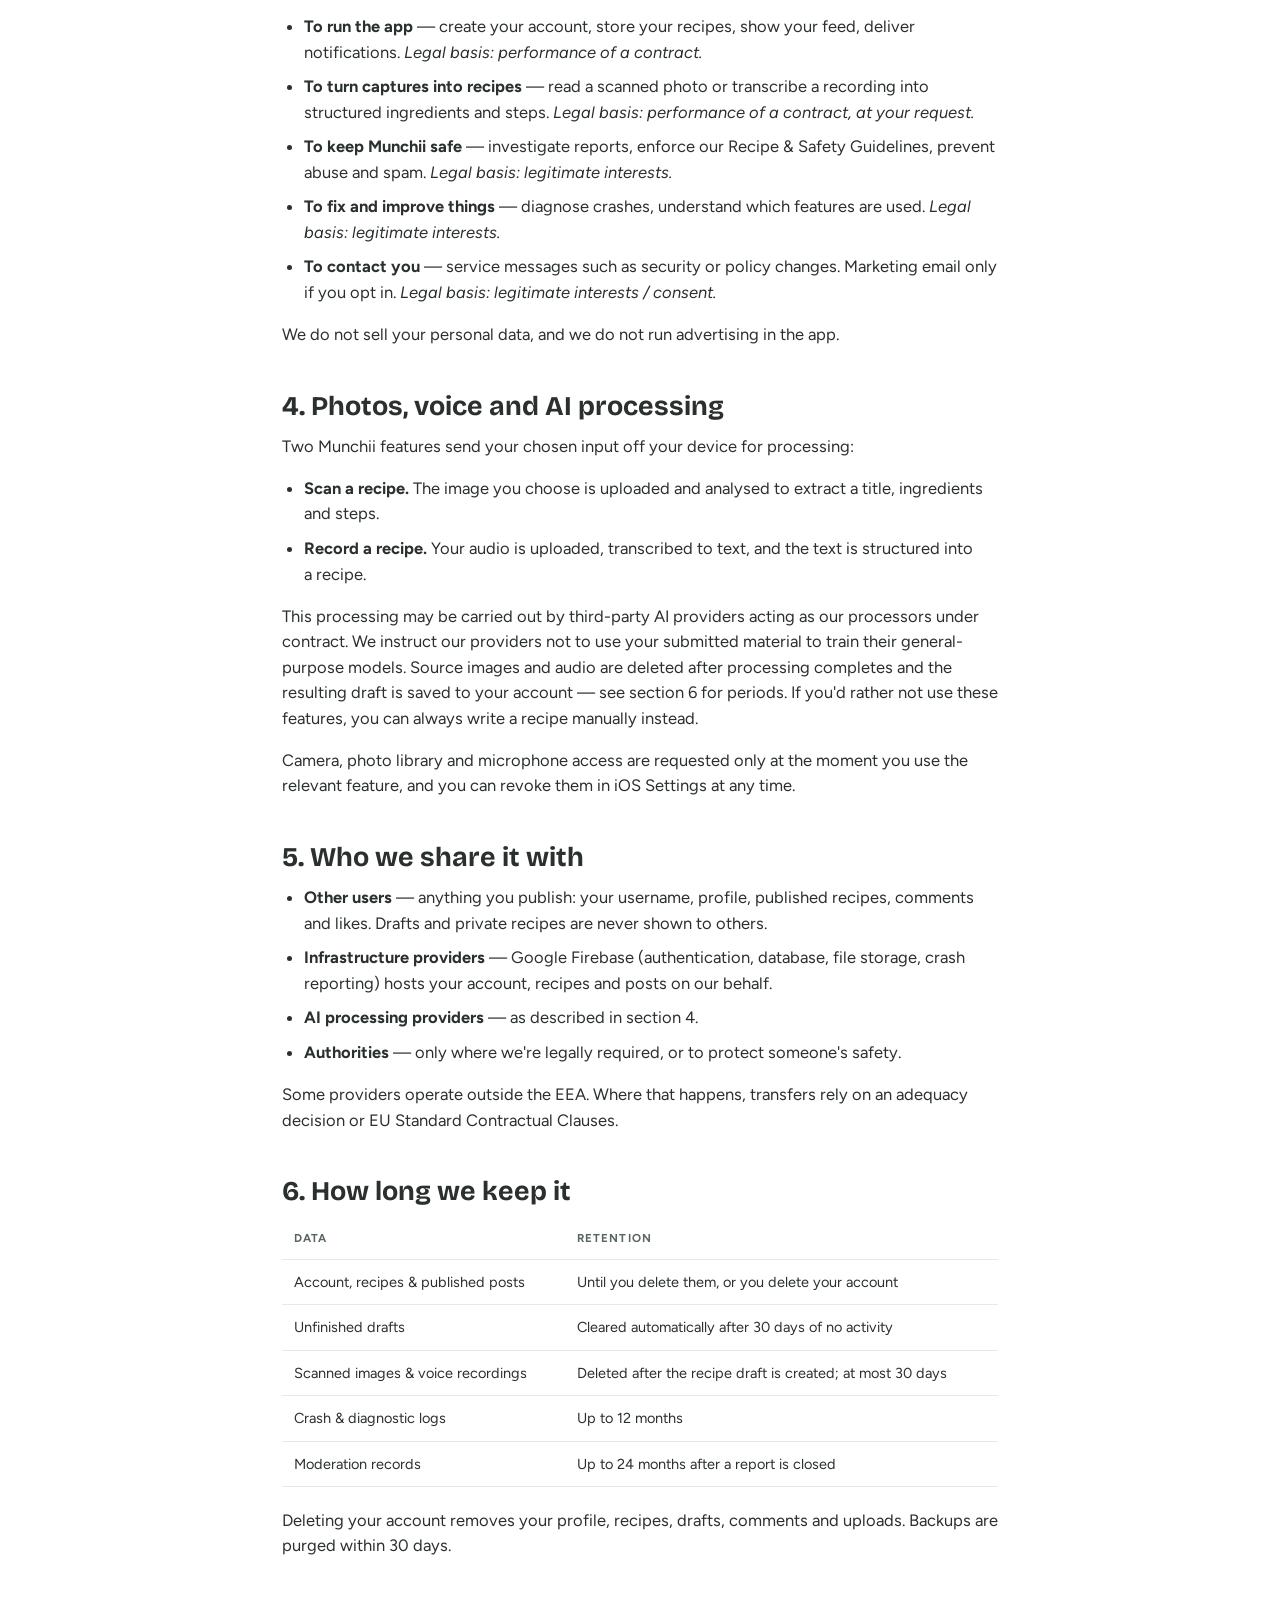
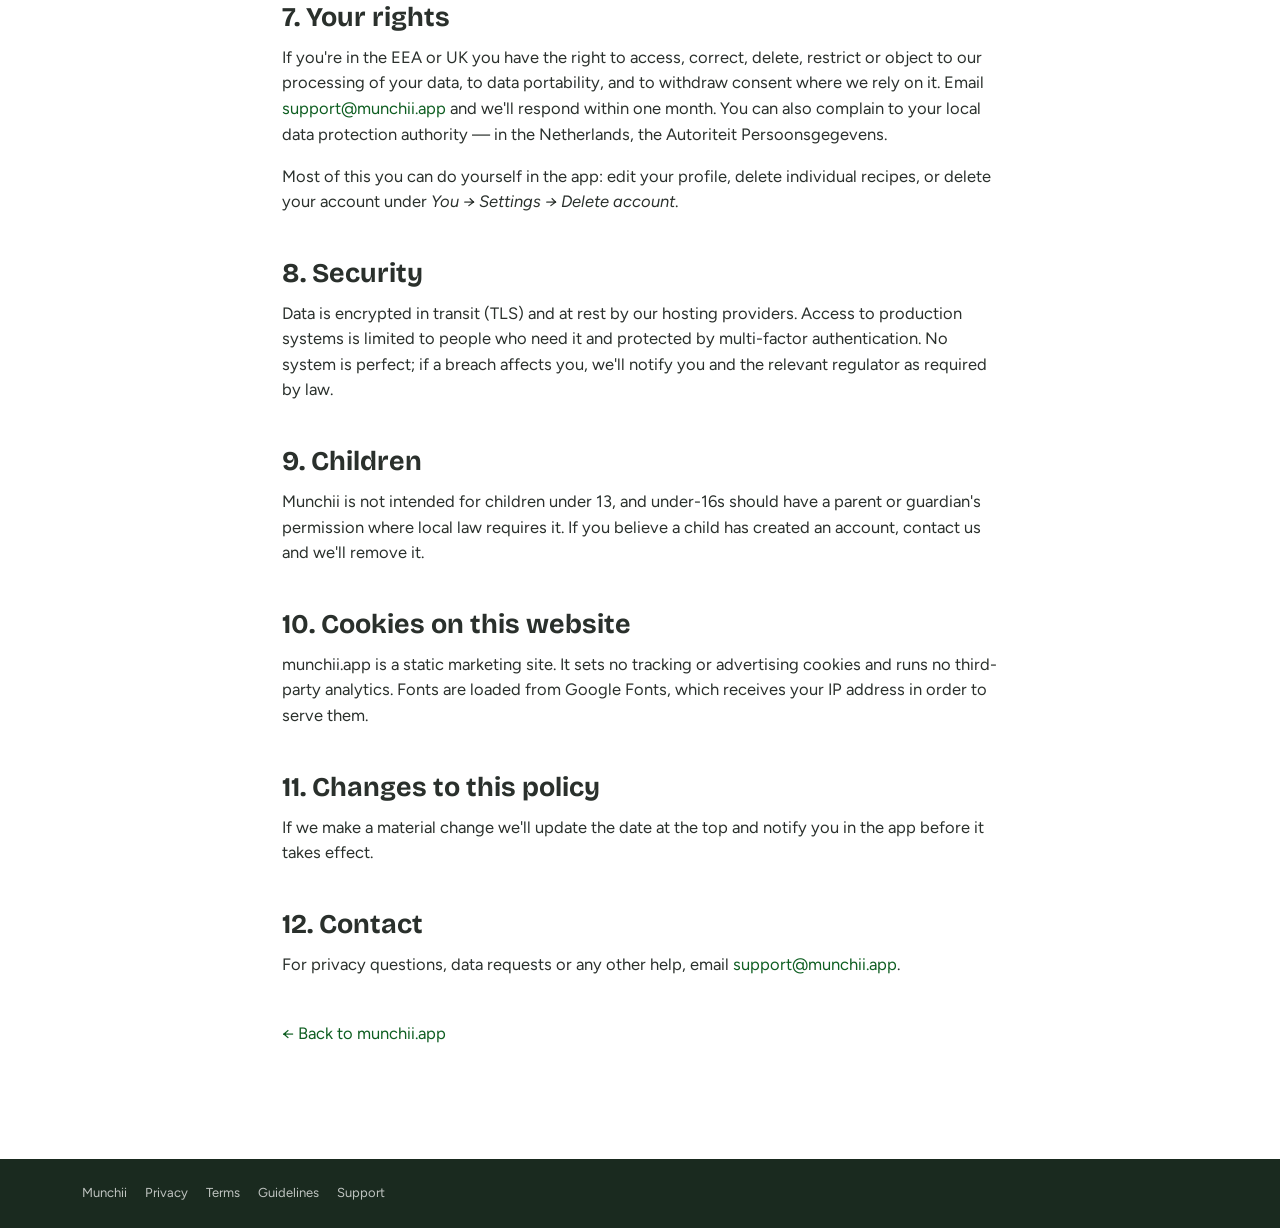
<file: privacy.html>
<!DOCTYPE html>
<html lang="en">
<head>
<meta charset="UTF-8" /><meta name="viewport" content="width=device-width,initial-scale=1" />
<title>Privacy Policy — Munchii</title>
<meta name="description" content="How Munchii collects, uses and protects your data." />
<link rel="preconnect" href="https://fonts.googleapis.com" /><link rel="preconnect" href="https://fonts.gstatic.com" crossorigin />
<link href="https://fonts.googleapis.com/css2?family=Bricolage+Grotesque:opsz,wght@12..96,500..800&amp;family=Figtree:wght@400;500;600;700&amp;display=swap" rel="stylesheet" />
<meta property="og:title" content="Privacy Policy — Munchii" />
<meta property="og:description" content="How Munchii collects, uses and protects your data." />
<meta property="og:url" content="https://munchii.app/privacy" />
<meta property="og:image" content="https://munchii.app/og-image.png" />
<link rel="canonical" href="https://munchii.app/privacy" />
<link rel="icon" href="assets/favicon-64.png" sizes="64x64" type="image/png" />
<link rel="apple-touch-icon" href="assets/apple-touch-icon.png" />
<link rel="stylesheet" href="site.css" />
</head>
<body class="doc">
<header class="doc-hero"><div class="wrap">
  <nav aria-label="Main"><a class="back" href="index.html">← Munchii</a></nav>
  <h1>Privacy Policy</h1>
  <div class="meta">Last updated 31 August 2026 · Version 1.0</div>
</div></header>

<main class="doc-body">
<div class="note"><strong>Draft for legal review.</strong> This policy is written to reflect how Munchii actually works, but it has not been reviewed by a lawyer. Have counsel check it against GDPR, the Apple App Store rules and your jurisdiction before publishing.</div>

<div class="toc"><h4>Contents</h4><ol>
<li><a href="#who">Who we are</a></li>
<li><a href="#what">What we collect</a></li>
<li><a href="#why">Why we use it</a></li>
<li><a href="#ai">Photos, voice and AI</a></li>
<li><a href="#share">Who we share it with</a></li>
<li><a href="#keep">How long we keep it</a></li>
<li><a href="#rights">Your rights</a></li>
<li><a href="#security">Security</a></li>
<li><a href="#children">Children</a></li>
<li><a href="#cookies">Cookies on this site</a></li>
<li><a href="#changes">Changes</a></li>
<li><a href="#contact">Contact</a></li>
</ol></div>

<p>Munchii is an app for saving, cooking and sharing recipes. This policy explains what personal data we collect, why, and what you can do about it. We've tried to write it in plain English rather than legalese.</p>

<h2 id="who">1. Who we are</h2>
<p>Munchii ("we", "us") is the data controller for the personal data described here. You can reach us at <a href="mailto:support@munchii.app">support@munchii.app</a> for anything privacy-related.</p>

<h2 id="what">2. What we collect</h2>
<table class="dt">
<tr><th>Category</th><th>Examples</th><th>Source</th></tr>
<tr><td>Account data</td><td>Email address, username, display name, profile photo, sign-in provider (Apple, Google or email)</td><td>You, at sign-up</td></tr>
<tr><td>Profile &amp; preferences</td><td>Language, favourite cuisines, cooking level, kitchen style, bio</td><td>You, during onboarding and in settings</td></tr>
<tr><td>Recipes and posts you create</td><td>Recipes, ingredients, steps, photos, menus, drafts, comments, likes, saves, follows</td><td>You, in the app</td></tr>
<tr><td>Capture data</td><td>Photos you scan and audio you record to create a recipe</td><td>Your camera, photo library or microphone — only when you choose</td></tr>
<tr><td>Technical data</td><td>Device model, OS version, app version, crash logs, coarse usage events</td><td>Automatically</td></tr>
</table>
<p>We do not collect precise location, contacts, health data or advertising identifiers.</p>

<h2 id="why">3. Why we use it</h2>
<ul>
<li><strong>To run the app</strong> — create your account, store your recipes, show your feed, deliver notifications. <em>Legal basis: performance of a contract.</em></li>
<li><strong>To turn captures into recipes</strong> — read a scanned photo or transcribe a recording into structured ingredients and steps. <em>Legal basis: performance of a contract, at your request.</em></li>
<li><strong>To keep Munchii safe</strong> — investigate reports, enforce our Recipe &amp; Safety Guidelines, prevent abuse and spam. <em>Legal basis: legitimate interests.</em></li>
<li><strong>To fix and improve things</strong> — diagnose crashes, understand which features are used. <em>Legal basis: legitimate interests.</em></li>
<li><strong>To contact you</strong> — service messages such as security or policy changes. Marketing email only if you opt in. <em>Legal basis: legitimate interests / consent.</em></li>
</ul>
<p>We do not sell your personal data, and we do not run advertising in the app.</p>

<h2 id="ai">4. Photos, voice and AI processing</h2>
<p>Two Munchii features send your chosen input off your device for processing:</p>
<ul>
<li><strong>Scan a recipe.</strong> The image you choose is uploaded and analysed to extract a title, ingredients and steps.</li>
<li><strong>Record a recipe.</strong> Your audio is uploaded, transcribed to text, and the text is structured into a recipe.</li>
</ul>
<p>This processing may be carried out by third-party AI providers acting as our processors under contract. We instruct our providers not to use your submitted material to train their general-purpose models. Source images and audio are deleted after processing completes and the resulting draft is saved to your account — see section 6 for periods. If you'd rather not use these features, you can always write a recipe manually instead.</p>
<p>Camera, photo library and microphone access are requested only at the moment you use the relevant feature, and you can revoke them in iOS Settings at any time.</p>

<h2 id="share">5. Who we share it with</h2>
<ul>
<li><strong>Other users</strong> — anything you publish: your username, profile, published recipes, comments and likes. Drafts and private recipes are never shown to others.</li>
<li><strong>Infrastructure providers</strong> — Google Firebase (authentication, database, file storage, crash reporting) hosts your account, recipes and posts on our behalf.</li>
<li><strong>AI processing providers</strong> — as described in section 4.</li>
<li><strong>Authorities</strong> — only where we're legally required, or to protect someone's safety.</li>
</ul>
<p>Some providers operate outside the EEA. Where that happens, transfers rely on an adequacy decision or EU Standard Contractual Clauses.</p>

<h2 id="keep">6. How long we keep it</h2>
<table class="dt">
<tr><th>Data</th><th>Retention</th></tr>
<tr><td>Account, recipes &amp; published posts</td><td>Until you delete them, or you delete your account</td></tr>
<tr><td>Unfinished drafts</td><td>Cleared automatically after 30 days of no activity</td></tr>
<tr><td>Scanned images &amp; voice recordings</td><td>Deleted after the recipe draft is created; at most 30 days</td></tr>
<tr><td>Crash &amp; diagnostic logs</td><td>Up to 12 months</td></tr>
<tr><td>Moderation records</td><td>Up to 24 months after a report is closed</td></tr>
</table>
<p>Deleting your account removes your profile, recipes, drafts, comments and uploads. Backups are purged within 30 days.</p>

<h2 id="rights">7. Your rights</h2>
<p>If you're in the EEA or UK you have the right to access, correct, delete, restrict or object to our processing of your data, to data portability, and to withdraw consent where we rely on it. Email <a href="mailto:support@munchii.app">support@munchii.app</a> and we'll respond within one month. You can also complain to your local data protection authority — in the Netherlands, the Autoriteit Persoonsgegevens.</p>
<p>Most of this you can do yourself in the app: edit your profile, delete individual recipes, or delete your account under <em>You → Settings → Delete account</em>.</p>

<h2 id="security">8. Security</h2>
<p>Data is encrypted in transit (TLS) and at rest by our hosting providers. Access to production systems is limited to people who need it and protected by multi-factor authentication. No system is perfect; if a breach affects you, we'll notify you and the relevant regulator as required by law.</p>

<h2 id="children">9. Children</h2>
<p>Munchii is not intended for children under 13, and under-16s should have a parent or guardian's permission where local law requires it. If you believe a child has created an account, contact us and we'll remove it.</p>

<h2 id="cookies">10. Cookies on this website</h2>
<p>munchii.app is a static marketing site. It sets no tracking or advertising cookies and runs no third-party analytics. Fonts are loaded from Google Fonts, which receives your IP address in order to serve them.</p>

<h2 id="changes">11. Changes to this policy</h2>
<p>If we make a material change we'll update the date at the top and notify you in the app before it takes effect.</p>

<h2 id="contact">12. Contact</h2>
<p>For privacy questions, data requests or any other help, email <a href="mailto:support@munchii.app">support@munchii.app</a>.</p>

<p style="margin-top:44px"><a href="index.html">← Back to munchii.app</a></p>
</main>
<footer class="doc-foot"><div class="wrap"><a href="index.html">Munchii</a><a href="privacy.html">Privacy</a><a href="terms.html">Terms</a><a href="community.html">Guidelines</a><a href="support.html">Support</a></div></footer>
</body>
</html>
</file>
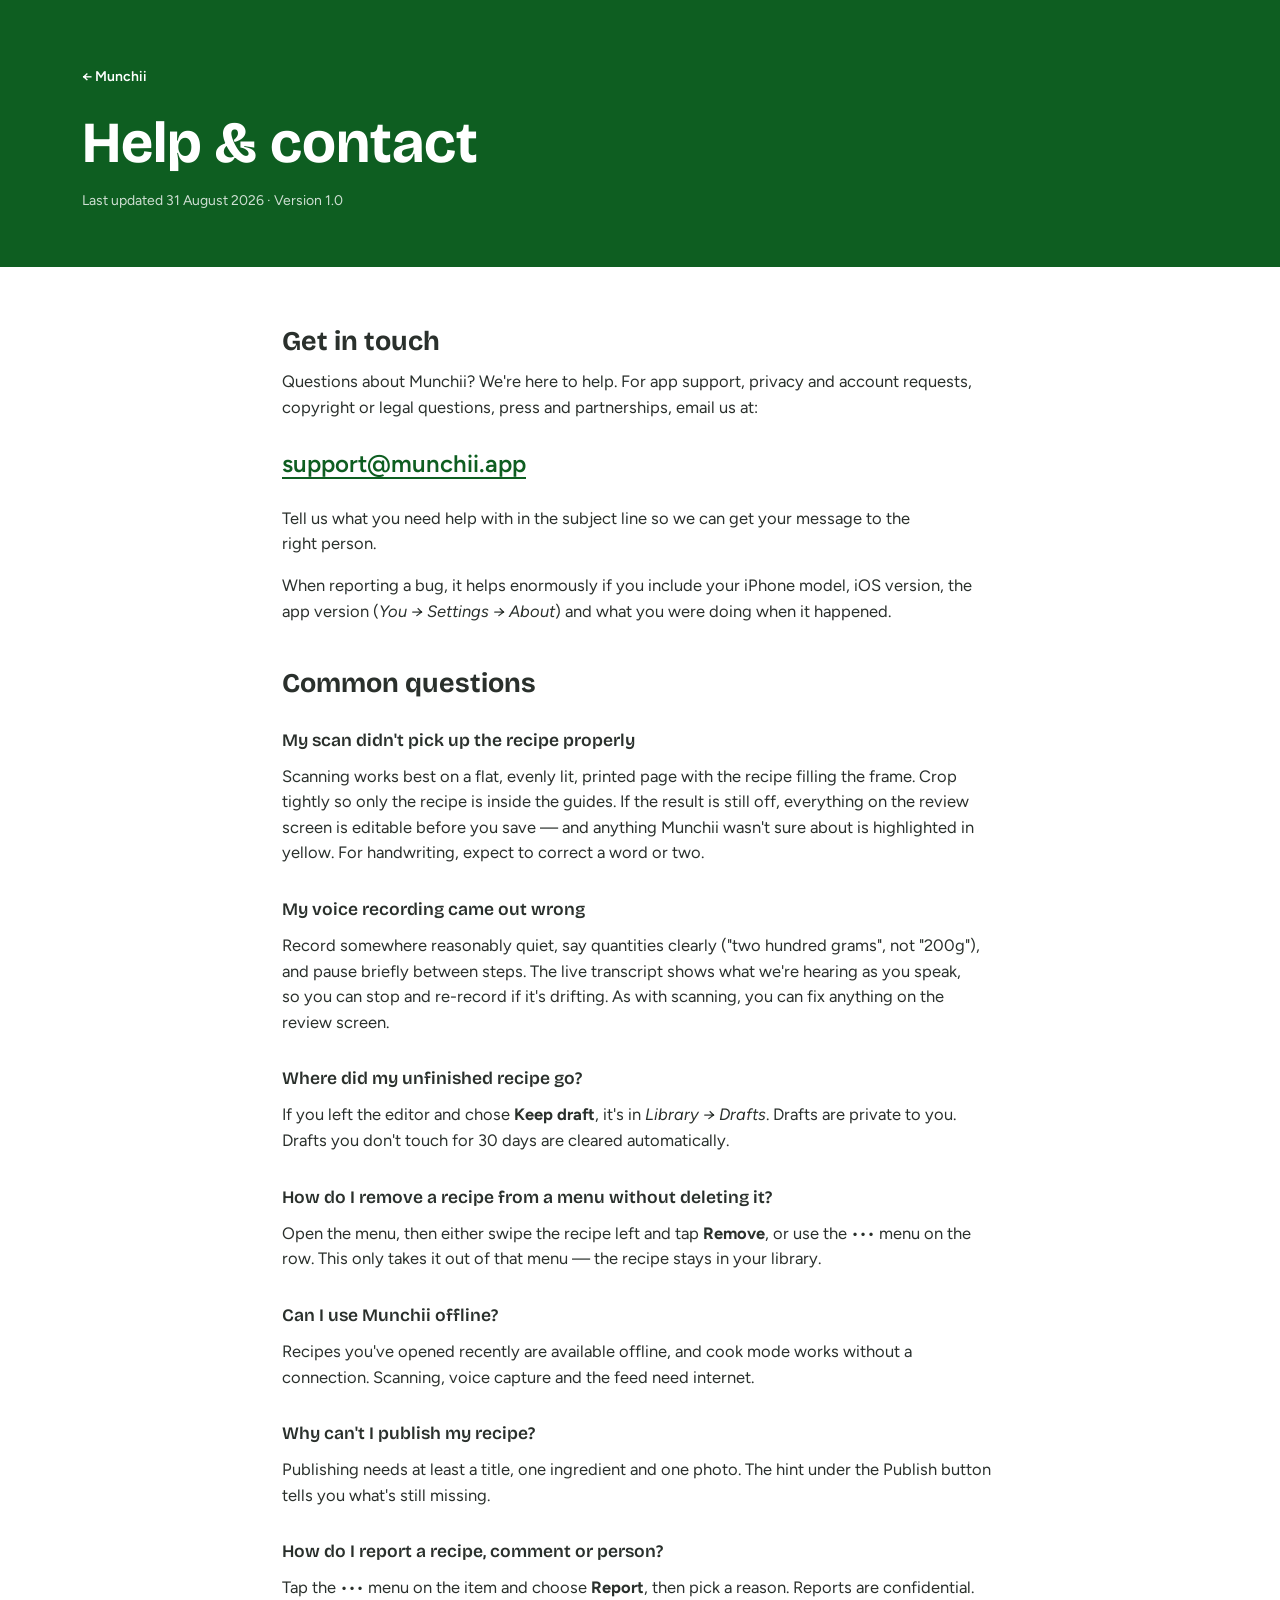
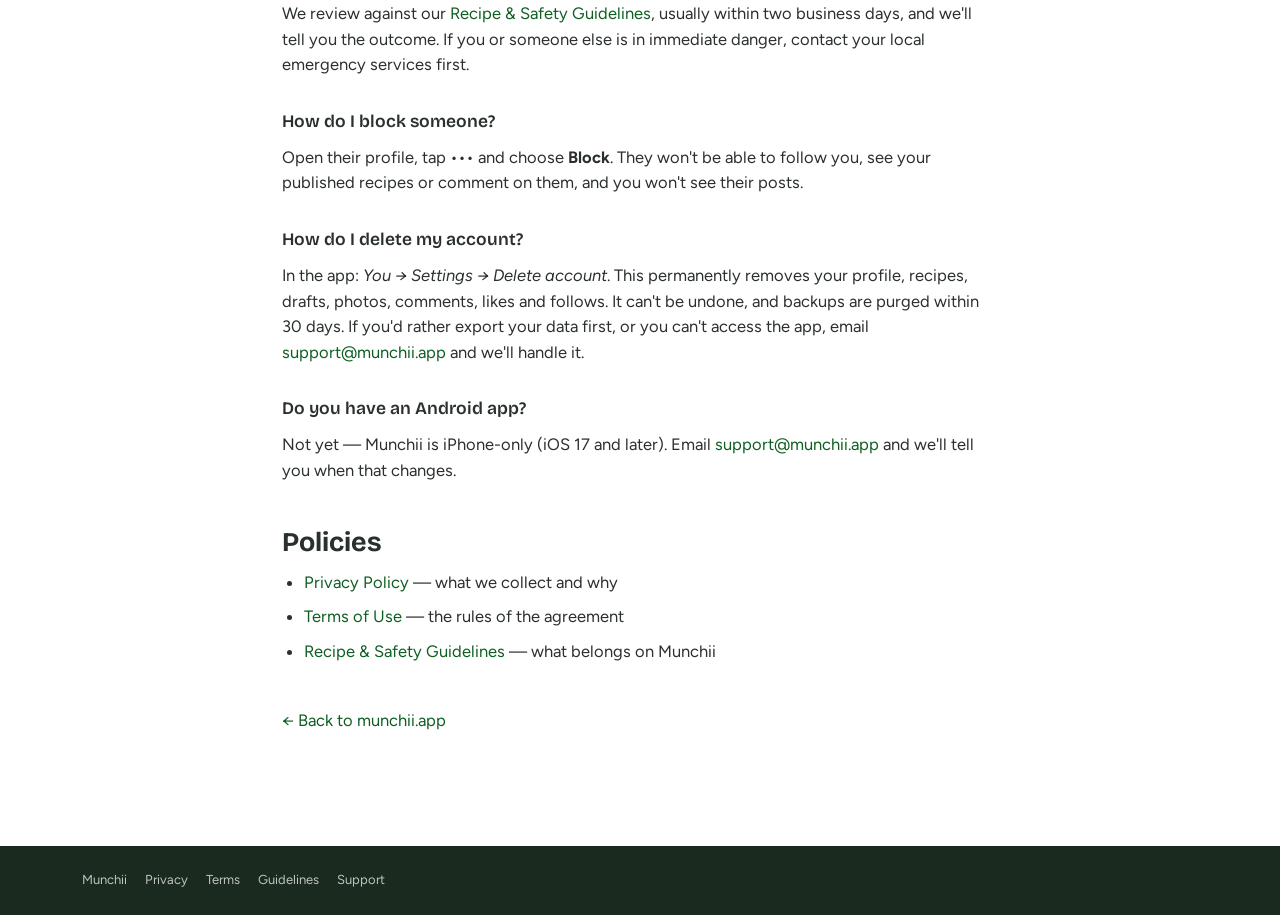
<file: support.html>
<!DOCTYPE html>
<html lang="en">
<head>
<meta charset="UTF-8" /><meta name="viewport" content="width=device-width,initial-scale=1" />
<title>Help &amp; Contact — Munchii</title>
<meta name="description" content="Get help with Munchii, report a recipe or person, or delete your account." />
<link rel="preconnect" href="https://fonts.googleapis.com" /><link rel="preconnect" href="https://fonts.gstatic.com" crossorigin />
<link href="https://fonts.googleapis.com/css2?family=Bricolage+Grotesque:opsz,wght@12..96,500..800&amp;family=Figtree:wght@400;500;600;700&amp;display=swap" rel="stylesheet" />
<meta property="og:title" content="Help &amp; Contact — Munchii" />
<meta property="og:description" content="Get help with Munchii, report a recipe or person, or delete your account." />
<meta property="og:url" content="https://munchii.app/support" />
<meta property="og:image" content="https://munchii.app/og-image.png" />
<link rel="canonical" href="https://munchii.app/support" />
<link rel="icon" href="assets/favicon-64.png" sizes="64x64" type="image/png" />
<link rel="apple-touch-icon" href="assets/apple-touch-icon.png" />
<link rel="stylesheet" href="site.css" />
</head>
<body class="doc">
<header class="doc-hero"><div class="wrap">
  <nav aria-label="Main"><a class="back" href="index.html">← Munchii</a></nav>
  <h1>Help &amp; contact</h1>
  <div class="meta">Last updated 31 August 2026 · Version 1.0</div>
</div></header>

<main class="doc-body">

<h2 id="contact" style="margin-top:0">Get in touch</h2>
<p>Questions about Munchii? We're here to help. For app support, privacy and account requests, copyright or legal questions, press and partnerships, email us at:</p>
<p class="contact-email"><a href="mailto:support@munchii.app">support@munchii.app</a></p>
<p>Tell us what you need help with in the subject line so we can get your message to the right person.</p>
<p>When reporting a bug, it helps enormously if you include your iPhone model, iOS version, the app version (<em>You → Settings → About</em>) and what you were doing when it happened.</p>

<h2>Common questions</h2>

<h3>My scan didn't pick up the recipe properly</h3>
<p>Scanning works best on a flat, evenly lit, printed page with the recipe filling the frame. Crop tightly so only the recipe is inside the guides. If the result is still off, everything on the review screen is editable before you save — and anything Munchii wasn't sure about is highlighted in yellow. For handwriting, expect to correct a word or two.</p>

<h3>My voice recording came out wrong</h3>
<p>Record somewhere reasonably quiet, say quantities clearly ("two hundred grams", not "200g"), and pause briefly between steps. The live transcript shows what we're hearing as you speak, so you can stop and re-record if it's drifting. As with scanning, you can fix anything on the review screen.</p>

<h3>Where did my unfinished recipe go?</h3>
<p>If you left the editor and chose <strong>Keep draft</strong>, it's in <em>Library → Drafts</em>. Drafts are private to you. Drafts you don't touch for 30 days are cleared automatically.</p>

<h3>How do I remove a recipe from a menu without deleting it?</h3>
<p>Open the menu, then either swipe the recipe left and tap <strong>Remove</strong>, or use the ••• menu on the row. This only takes it out of that menu — the recipe stays in your library.</p>

<h3>Can I use Munchii offline?</h3>
<p>Recipes you've opened recently are available offline, and cook mode works without a connection. Scanning, voice capture and the feed need internet.</p>

<h3>Why can't I publish my recipe?</h3>
<p>Publishing needs at least a title, one ingredient and one photo. The hint under the Publish button tells you what's still missing.</p>

<h3 id="report">How do I report a recipe, comment or person?</h3>
<p>Tap the ••• menu on the item and choose <strong>Report</strong>, then pick a reason. Reports are confidential. We review against our <a href="community.html">Recipe &amp; Safety Guidelines</a>, usually within two business days, and we'll tell you the outcome. If you or someone else is in immediate danger, contact your local emergency services first.</p>

<h3>How do I block someone?</h3>
<p>Open their profile, tap ••• and choose <strong>Block</strong>. They won't be able to follow you, see your published recipes or comment on them, and you won't see their posts.</p>

<h3 id="delete">How do I delete my account?</h3>
<p>In the app: <em>You → Settings → Delete account</em>. This permanently removes your profile, recipes, drafts, photos, comments, likes and follows. It can't be undone, and backups are purged within 30 days. If you'd rather export your data first, or you can't access the app, email <a href="mailto:support@munchii.app">support@munchii.app</a> and we'll handle it.</p>

<h3>Do you have an Android app?</h3>
<p>Not yet — Munchii is iPhone-only (iOS 17 and later). Email <a href="mailto:support@munchii.app">support@munchii.app</a> and we'll tell you when that changes.</p>

<h2>Policies</h2>
<ul>
<li><a href="privacy.html">Privacy Policy</a> — what we collect and why</li>
<li><a href="terms.html">Terms of Use</a> — the rules of the agreement</li>
<li><a href="community.html">Recipe &amp; Safety Guidelines</a> — what belongs on Munchii</li>
</ul>

<p style="margin-top:44px"><a href="index.html">← Back to munchii.app</a></p>
</main>
<footer class="doc-foot"><div class="wrap"><a href="index.html">Munchii</a><a href="privacy.html">Privacy</a><a href="terms.html">Terms</a><a href="community.html">Guidelines</a><a href="support.html">Support</a></div></footer>
</body>
</html>
</file>
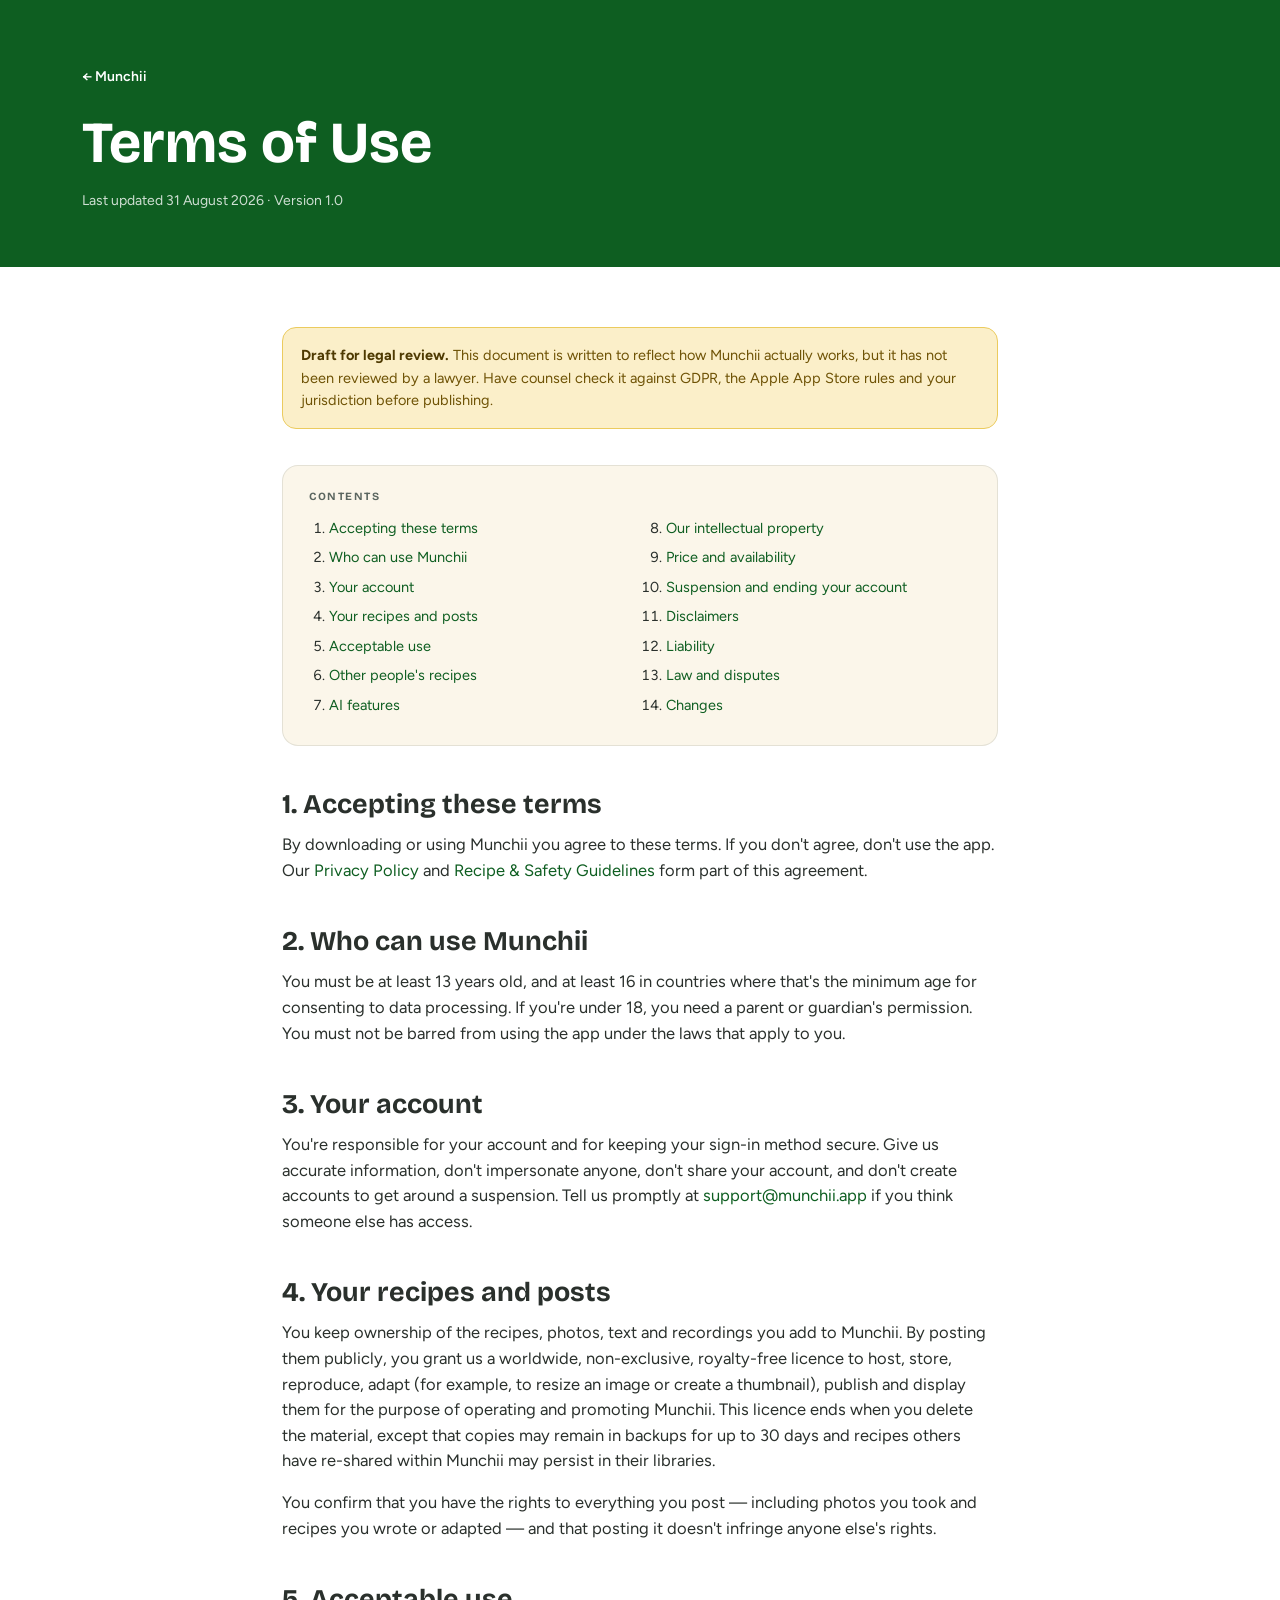
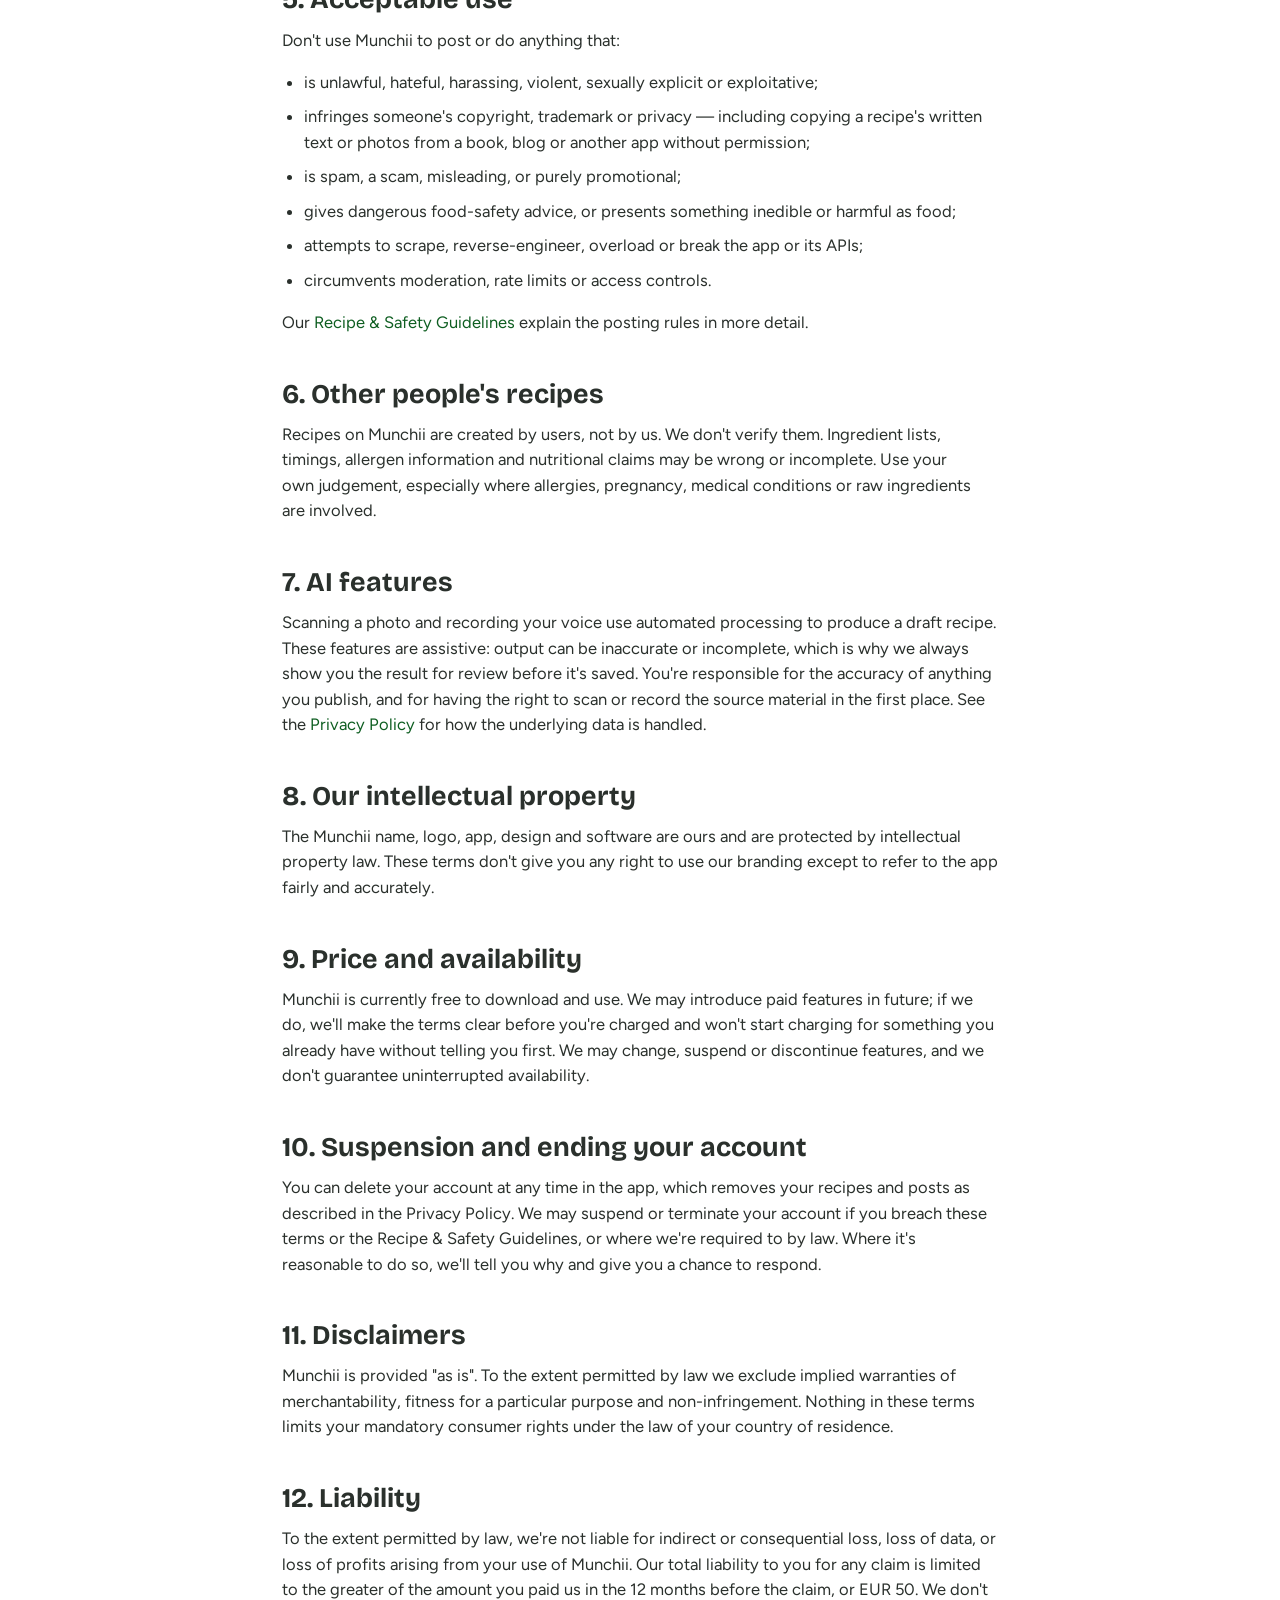
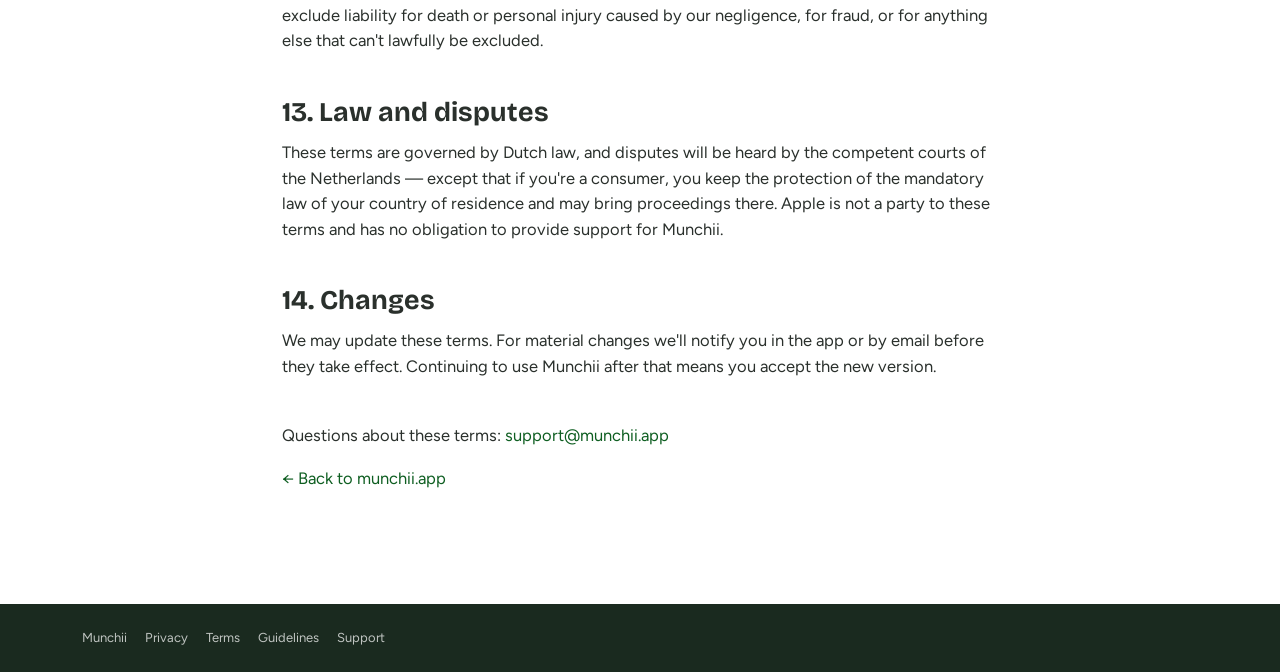
<file: terms.html>
<!DOCTYPE html>
<html lang="en">
<head>
<meta charset="UTF-8" /><meta name="viewport" content="width=device-width,initial-scale=1" />
<title>Terms of Use — Munchii</title>
<meta name="description" content="The terms that apply when you use Munchii." />
<link rel="preconnect" href="https://fonts.googleapis.com" /><link rel="preconnect" href="https://fonts.gstatic.com" crossorigin />
<link href="https://fonts.googleapis.com/css2?family=Bricolage+Grotesque:opsz,wght@12..96,500..800&amp;family=Figtree:wght@400;500;600;700&amp;display=swap" rel="stylesheet" />
<meta property="og:title" content="Terms of Use — Munchii" />
<meta property="og:description" content="The terms that apply when you use Munchii." />
<meta property="og:url" content="https://munchii.app/terms" />
<meta property="og:image" content="https://munchii.app/og-image.png" />
<link rel="canonical" href="https://munchii.app/terms" />
<link rel="icon" href="assets/favicon-64.png" sizes="64x64" type="image/png" />
<link rel="apple-touch-icon" href="assets/apple-touch-icon.png" />
<link rel="stylesheet" href="site.css" />
</head>
<body class="doc">
<header class="doc-hero"><div class="wrap">
  <nav aria-label="Main"><a class="back" href="index.html">← Munchii</a></nav>
  <h1>Terms of Use</h1>
  <div class="meta">Last updated 31 August 2026 · Version 1.0</div>
</div></header>

<main class="doc-body">
<div class="note"><strong>Draft for legal review.</strong> This document is written to reflect how Munchii actually works, but it has not been reviewed by a lawyer. Have counsel check it against GDPR, the Apple App Store rules and your jurisdiction before publishing.</div>

<div class="toc"><h4>Contents</h4><ol>
<li><a href="#accept">Accepting these terms</a></li>
<li><a href="#who">Who can use Munchii</a></li>
<li><a href="#account">Your account</a></li>
<li><a href="#recipes">Your recipes and posts</a></li>
<li><a href="#rules">Acceptable use</a></li>
<li><a href="#others">Other people's recipes</a></li>
<li><a href="#ai">AI features</a></li>
<li><a href="#ours">Our intellectual property</a></li>
<li><a href="#price">Price and availability</a></li>
<li><a href="#end">Suspension and ending your account</a></li>
<li><a href="#disclaim">Disclaimers</a></li>
<li><a href="#liability">Liability</a></li>
<li><a href="#law">Law and disputes</a></li>
<li><a href="#changes">Changes</a></li>
</ol></div>

<h2 id="accept">1. Accepting these terms</h2>
<p>By downloading or using Munchii you agree to these terms. If you don't agree, don't use the app. Our <a href="privacy.html">Privacy Policy</a> and <a href="community.html">Recipe &amp; Safety Guidelines</a> form part of this agreement.</p>

<h2 id="who">2. Who can use Munchii</h2>
<p>You must be at least 13 years old, and at least 16 in countries where that's the minimum age for consenting to data processing. If you're under 18, you need a parent or guardian's permission. You must not be barred from using the app under the laws that apply to you.</p>

<h2 id="account">3. Your account</h2>
<p>You're responsible for your account and for keeping your sign-in method secure. Give us accurate information, don't impersonate anyone, don't share your account, and don't create accounts to get around a suspension. Tell us promptly at <a href="mailto:support@munchii.app">support@munchii.app</a> if you think someone else has access.</p>

<h2 id="recipes">4. Your recipes and posts</h2>
<p>You keep ownership of the recipes, photos, text and recordings you add to Munchii. By posting them publicly, you grant us a worldwide, non-exclusive, royalty-free licence to host, store, reproduce, adapt (for example, to resize an image or create a thumbnail), publish and display them for the purpose of operating and promoting Munchii. This licence ends when you delete the material, except that copies may remain in backups for up to 30 days and recipes others have re-shared within Munchii may persist in their libraries.</p>
<p>You confirm that you have the rights to everything you post — including photos you took and recipes you wrote or adapted — and that posting it doesn't infringe anyone else's rights.</p>

<h2 id="rules">5. Acceptable use</h2>
<p>Don't use Munchii to post or do anything that:</p>
<ul>
<li>is unlawful, hateful, harassing, violent, sexually explicit or exploitative;</li>
<li>infringes someone's copyright, trademark or privacy — including copying a recipe's written text or photos from a book, blog or another app without permission;</li>
<li>is spam, a scam, misleading, or purely promotional;</li>
<li>gives dangerous food-safety advice, or presents something inedible or harmful as food;</li>
<li>attempts to scrape, reverse-engineer, overload or break the app or its APIs;</li>
<li>circumvents moderation, rate limits or access controls.</li>
</ul>
<p>Our <a href="community.html">Recipe &amp; Safety Guidelines</a> explain the posting rules in more detail.</p>

<h2 id="others">6. Other people's recipes</h2>
<p>Recipes on Munchii are created by users, not by us. We don't verify them. Ingredient lists, timings, allergen information and nutritional claims may be wrong or incomplete. Use your own judgement, especially where allergies, pregnancy, medical conditions or raw ingredients are involved.</p>

<h2 id="ai">7. AI features</h2>
<p>Scanning a photo and recording your voice use automated processing to produce a draft recipe. These features are assistive: output can be inaccurate or incomplete, which is why we always show you the result for review before it's saved. You're responsible for the accuracy of anything you publish, and for having the right to scan or record the source material in the first place. See the <a href="privacy.html#ai">Privacy Policy</a> for how the underlying data is handled.</p>

<h2 id="ours">8. Our intellectual property</h2>
<p>The Munchii name, logo, app, design and software are ours and are protected by intellectual property law. These terms don't give you any right to use our branding except to refer to the app fairly and accurately.</p>

<h2 id="price">9. Price and availability</h2>
<p>Munchii is currently free to download and use. We may introduce paid features in future; if we do, we'll make the terms clear before you're charged and won't start charging for something you already have without telling you first. We may change, suspend or discontinue features, and we don't guarantee uninterrupted availability.</p>

<h2 id="end">10. Suspension and ending your account</h2>
<p>You can delete your account at any time in the app, which removes your recipes and posts as described in the Privacy Policy. We may suspend or terminate your account if you breach these terms or the Recipe &amp; Safety Guidelines, or where we're required to by law. Where it's reasonable to do so, we'll tell you why and give you a chance to respond.</p>

<h2 id="disclaim">11. Disclaimers</h2>
<p>Munchii is provided "as is". To the extent permitted by law we exclude implied warranties of merchantability, fitness for a particular purpose and non-infringement. Nothing in these terms limits your mandatory consumer rights under the law of your country of residence.</p>

<h2 id="liability">12. Liability</h2>
<p>To the extent permitted by law, we're not liable for indirect or consequential loss, loss of data, or loss of profits arising from your use of Munchii. Our total liability to you for any claim is limited to the greater of the amount you paid us in the 12 months before the claim, or EUR 50. We don't exclude liability for death or personal injury caused by our negligence, for fraud, or for anything else that can't lawfully be excluded.</p>

<h2 id="law">13. Law and disputes</h2>
<p>These terms are governed by Dutch law, and disputes will be heard by the competent courts of the Netherlands — except that if you're a consumer, you keep the protection of the mandatory law of your country of residence and may bring proceedings there. Apple is not a party to these terms and has no obligation to provide support for Munchii.</p>

<h2 id="changes">14. Changes</h2>
<p>We may update these terms. For material changes we'll notify you in the app or by email before they take effect. Continuing to use Munchii after that means you accept the new version.</p>

<p style="margin-top:44px">Questions about these terms: <a href="mailto:support@munchii.app">support@munchii.app</a></p>
<p><a href="index.html">← Back to munchii.app</a></p>
</main>
<footer class="doc-foot"><div class="wrap"><a href="index.html">Munchii</a><a href="privacy.html">Privacy</a><a href="terms.html">Terms</a><a href="community.html">Guidelines</a><a href="support.html">Support</a></div></footer>
</body>
</html>
</file>
<file: site.css>
:root{--green:#1F9D3D;--green-deep:#0E5E21;--green-soft:#E7F3EA;--cream:#F5ECD9;--cream-soft:#FBF6EA;--yellow:#F0C040;--red:#ED5A4A;--ink:#1A2A1F;--ink-soft:#5B6660;--ink-muted:#94A099;--line:rgba(26,42,31,.10);--line-soft:rgba(26,42,31,.06);--display:'Bricolage Grotesque','Figtree',system-ui,sans-serif;--ui:'Figtree',system-ui,-apple-system,sans-serif;--wrap:1180px;--r:8px}
*{box-sizing:border-box}
html{scroll-behavior:smooth}
body{margin:0;background:var(--cream);color:var(--ink);font-family:var(--ui);font-optical-sizing:auto;-webkit-font-smoothing:antialiased;line-height:1.55;text-wrap:pretty}
img{max-width:100%;display:block}
a{color:var(--green-deep);text-decoration:none}
a:hover{color:var(--green-deep);text-decoration:underline}
a:focus-visible,.btn:focus-visible,summary:focus-visible{outline:3px solid var(--yellow);outline-offset:4px}
.wrap{max-width:var(--wrap);margin:0 auto;padding:0 32px}
.sr{position:absolute;width:1px;height:1px;overflow:hidden;clip:rect(0 0 0 0)}

/* type */
h1,h2,h3,h4{margin:0;font-family:var(--display);font-weight:700;letter-spacing:0;text-wrap:balance}
h1{font-size:clamp(44px,6.1vw,78px);line-height:1}
h2{font-size:clamp(32px,4vw,52px);line-height:1.04}
h3{font-size:19px;font-weight:600}
.accent{color:var(--green-deep)}
.eyebrow{font-size:12px;font-weight:700;letter-spacing:.16em;text-transform:uppercase;color:var(--ink-soft)}
.lead{font-size:clamp(16px,1.35vw,19px);color:var(--ink-soft);max-width:52ch}
p{margin:0 0 1em}
.mono{font-family:ui-monospace,'SF Mono',monospace}

/* brand */
.brand{display:inline-flex;align-items:center;gap:9px;color:var(--green-deep);font-family:var(--display);font-size:25px;font-weight:700;line-height:1;text-transform:lowercase}
.brand:hover{color:var(--green-deep);text-decoration:none}
.brand img{width:35px;height:35px;object-fit:contain}
.brand.on-dark{color:var(--cream)}
.brand.on-dark img{filter:brightness(0) invert(1)}

/* buttons */
.btn{display:inline-flex;align-items:center;gap:9px;padding:14px 24px;border-radius:999px;font-size:15px;font-weight:600;border:none;cursor:pointer;font-family:var(--ui);white-space:nowrap;transition:transform .15s,box-shadow .15s}
.btn:hover{text-decoration:none;transform:translateY(-1px)}
.btn-app{background:var(--ink);color:#fff;padding:12px 22px}
.btn-app:hover{color:#fff;box-shadow:0 10px 26px -12px rgba(26,31,27,.6)}
.btn-app .sub{display:block;font-size:10px;letter-spacing:.09em;text-transform:uppercase;opacity:.7;font-weight:600;line-height:1.3}
.btn-app .big{display:block;font-size:16px;font-weight:600;line-height:1.15}
.btn-green{background:var(--green-deep);color:#fff}
.btn-green:hover{color:#fff;box-shadow:0 12px 28px -12px rgba(26,138,79,.65)}
.btn-ghost{background:transparent;color:var(--ink);box-shadow:inset 0 0 0 1.5px var(--line)}
.btn-ghost:hover{color:var(--ink);box-shadow:inset 0 0 0 1.5px var(--green)}
.btn-white{background:#fff;color:var(--green-deep)}
.btn-white:hover{color:var(--green-deep)}

/* nav */
header.nav{position:sticky;top:0;z-index:60;background:rgba(245,236,217,.9);backdrop-filter:blur(14px) saturate(160%);border-bottom:1px solid var(--line-soft)}
.nav-in{display:flex;align-items:center;gap:32px;height:74px}
.nav-links{display:flex;gap:28px;margin-left:auto;font-size:14.5px;font-weight:500}
.nav-links a{color:var(--ink)}
.nav-links a:hover{color:var(--green-deep);text-decoration:none}
.mobile-nav{display:none;position:relative;margin-left:auto}
.mobile-nav summary{position:relative;list-style:none;width:42px;height:42px;display:block;border:1px solid var(--line);border-radius:50%;cursor:pointer}
.mobile-nav summary::-webkit-details-marker{display:none}
.mobile-nav summary span,.mobile-nav summary:before,.mobile-nav summary:after{content:'';position:absolute;left:11px;display:block;width:18px;height:2px;background:var(--ink);border-radius:2px;font-size:0;line-height:0}
.mobile-nav summary:before{top:13px}
.mobile-nav summary span{top:19px}
.mobile-nav summary:after{top:25px}
.mobile-menu{position:absolute;right:0;top:50px;width:220px;padding:12px;background:#fff;border:1px solid var(--line);border-radius:8px;box-shadow:0 18px 40px rgba(26,42,31,.16);display:grid}
.mobile-menu a{padding:10px 12px;color:var(--ink);font-weight:600}

/* hero */
.hero{position:relative;overflow:hidden;padding:76px 0 0}
.hero-grid{display:grid;grid-template-columns:1.04fr .96fr;gap:56px;align-items:center}
.hero-copy .badges{display:flex;flex-wrap:wrap;gap:12px;margin:34px 0 20px}
.trust{display:flex;flex-wrap:wrap;gap:8px 20px;font-size:13px;color:var(--ink-soft)}
.trust span{display:inline-flex;align-items:center;gap:7px}
.dot{width:6px;height:6px;border-radius:50%;background:var(--green);flex:0 0 auto}
.hero-copy,.hero-art{position:relative;z-index:1}

/* phone mockups */
.hero-art{display:flex;justify-content:center;align-items:flex-end;gap:18px;padding-bottom:8px}
.phone{width:264px;flex:0 0 auto;border-radius:40px;background:var(--ink);padding:9px;box-shadow:0 40px 80px -34px rgba(26,42,31,.55),0 0 0 1px rgba(0,0,0,.06)}
.phone.sm{width:216px;margin-bottom:44px}
.screen{position:relative;border-radius:32px;overflow:hidden;background:var(--cream);aspect-ratio:264/546;font-size:11px;line-height:1.35}
.phone.sm .screen{aspect-ratio:216/446;font-size:9.6px}
.notch{position:absolute;top:8px;left:50%;transform:translateX(-50%);width:74px;height:19px;border-radius:99px;background:var(--ink);z-index:5}
.sbar{display:flex;justify-content:space-between;padding:9px 16px 0;font-size:.82em;font-weight:600;color:var(--ink)}
.tbar{position:absolute;bottom:0;left:0;right:0;display:flex;justify-content:space-around;padding:8px 0 12px;background:rgba(255,255,255,.94);border-top:1px solid var(--line);backdrop-filter:blur(8px)}
.tbar i{display:block;width:16px;height:16px;border-radius:5px;background:var(--ink-muted);opacity:.34;margin:0 auto}
.tbar i.on{background:var(--green-deep);opacity:1}
.tbar em{display:block;font-style:normal;font-size:.72em;color:var(--ink-muted);margin-top:3px;text-align:center}
.tbar em.on{color:var(--green-deep);font-weight:600}
.sc-pad{padding:6px 12px 0}
.sc-h{font-family:var(--display);font-weight:700;color:var(--green-deep);font-size:1.7em;line-height:1;margin:2px 0 10px;text-transform:lowercase}
.sc-card{background:#fff;border:1px solid var(--line-soft);border-radius:14px;overflow:hidden;margin-bottom:9px;box-shadow:0 6px 16px -12px rgba(26,31,27,.4)}
.sc-row{display:flex;align-items:center;gap:7px;padding:8px 9px}
.av{width:20px;height:20px;border-radius:50%;flex:0 0 auto;background:var(--yellow)}
.av.alt{background:var(--red)}
.sc-nm{font-weight:700;font-size:.95em}
.sc-sub{color:var(--ink-muted);font-size:.82em}
.food{background:var(--yellow)}
.food.g{background:var(--green-soft)}
.food.r{background:#FBE3DE}
.food.c{background:var(--cream-soft)}
.recipe-preview{display:flex;min-height:112px;padding:14px;flex-direction:column;justify-content:flex-end;background:var(--green-soft);color:var(--ink)}
.recipe-preview.alt{background:#FBE3DE}
.recipe-preview b{font-family:var(--display);font-size:1.2em}
.recipe-preview span{color:var(--ink-soft);margin-top:3px}
.sc-img{aspect-ratio:4/3;margin:0 9px;border-radius:10px}
.sc-acts{display:flex;gap:9px;align-items:center;padding:8px 10px 9px}
.pill{display:inline-block;padding:3px 8px;border-radius:99px;font-size:.8em;font-weight:600;background:var(--green-soft);color:var(--green-deep)}
.pill.y{background:#FBEFC9;color:#8A6708}
.hp{display:block;width:13px;height:13px;border-radius:3px}
.chips{display:flex;gap:5px;flex-wrap:wrap;margin-top:7px}
.chip{padding:4px 9px;border-radius:99px;background:#fff;border:1px solid var(--line);font-size:.82em;font-weight:600}
.chip.on{background:var(--green-deep);color:#fff;border-color:var(--green-deep)}
.bubble{background:#fff;border:1px solid var(--line-soft);border-radius:12px;border-top-left-radius:4px;padding:8px 10px;margin-bottom:7px}
.bubble.me{background:var(--green-deep);color:#fff;border:none;border-radius:12px;border-bottom-right-radius:4px;margin-left:auto;max-width:82%}
.grid3{display:grid;grid-template-columns:1fr 1fr 1fr;gap:3px}
.grid3 div{aspect-ratio:1}
.sc-hero{aspect-ratio:1/.72}
.sc-sheet{background:var(--cream);border-radius:18px 18px 0 0;margin-top:-16px;padding:11px 12px;position:relative}
.stat{text-align:center}
.stat b{display:block;font-family:var(--display);color:var(--green-deep);font-size:1.25em;font-weight:700;line-height:1}
.stat em{font-style:normal;color:var(--ink-muted);font-size:.78em}

/* sections */
section{padding:104px 0}
.sec-head{max-width:60ch;margin-bottom:52px}
.sec-head .eyebrow{margin-bottom:16px}
.on-cream-soft{background:var(--cream-soft)}
.on-white{background:#fff}
.on-green{background:var(--green-deep);color:#fff}
.on-green .lead,.on-green p{color:rgba(255,255,255,.86)}
.on-green .eyebrow{color:rgba(255,255,255,.62)}
.on-green .accent{color:var(--yellow)}

/* usp cards */
.cards{display:grid;grid-template-columns:repeat(3,1fr);gap:20px}
.card{background:#fff;border:1px solid var(--line-soft);border-radius:var(--r);padding:28px;box-shadow:0 1px 0 var(--line-soft)}
.on-white .card{background:var(--cream-soft);border-color:var(--line-soft)}
.card .ic{width:46px;height:46px;border-radius:14px;background:var(--green-soft);display:flex;align-items:center;justify-content:center;margin-bottom:18px}
.card h3{margin-bottom:9px}
.card p{color:var(--ink-soft);font-size:15px;margin:0}
.card .tagnew{display:inline-block;background:var(--yellow);color:var(--ink);font-size:10px;font-weight:800;letter-spacing:.06em;padding:2px 7px;border-radius:99px;margin-left:8px;vertical-align:2px}
.dev-label{display:block;margin-top:4px;color:var(--green-deep);font-family:var(--ui);font-size:12px;font-weight:700;text-transform:uppercase}

/* steps */
.steps{display:grid;grid-template-columns:repeat(3,1fr);gap:20px;counter-reset:s}
.step{position:relative;padding:30px 26px;border-radius:var(--r);background:rgba(255,255,255,.1);border:1px solid rgba(255,255,255,.16)}
.step:before{counter-increment:s;content:counter(s,decimal-leading-zero);font-family:var(--display);font-weight:800;font-size:34px;color:var(--yellow);display:block;line-height:1;margin-bottom:14px}
.step h3{color:#fff;margin-bottom:8px}
.step p{color:rgba(255,255,255,.82);font-size:15px;margin:0}

/* gallery */
.gallery{display:flex;gap:24px;overflow-x:auto;padding:6px 32px 20px;scroll-snap-type:x mandatory;max-width:100vw}
.gallery .shot{scroll-snap-align:center;flex:0 0 auto;text-align:center}
.gallery .shot figcaption{margin-top:16px;font-size:13.5px;color:var(--ink-soft);font-weight:500}
.gallery .phone{width:246px}

/* compare */
.compare{display:grid;grid-template-columns:1fr 1fr;gap:20px;margin-top:8px}
.cmp{border-radius:var(--r);padding:26px}
.cmp.bad{background:var(--cream-soft);border:1px solid var(--line)}
.cmp.good{background:var(--green-deep);color:#fff}
.cmp h3{margin-bottom:14px}
.cmp ul{margin:0;padding:0;list-style:none;display:flex;flex-direction:column;gap:11px;font-size:15px}
.cmp li{display:flex;gap:11px;align-items:flex-start}
.mk{flex:0 0 auto;width:19px;height:19px;border-radius:50%;display:flex;align-items:center;justify-content:center;font-size:11px;font-weight:800;margin-top:1px}
.cmp.bad .mk{background:rgba(230,76,63,.14);color:var(--red)}
.cmp.good .mk{background:rgba(255,255,255,.22);color:#fff}
.cmp.good li{color:rgba(255,255,255,.94)}

/* faq */
.faq{max-width:820px}
details{border-bottom:1px solid var(--line);padding:20px 0}
details summary{cursor:pointer;font-size:17px;font-weight:600;list-style:none;display:flex;justify-content:space-between;gap:20px;align-items:center}
details summary::-webkit-details-marker{display:none}
details summary:after{content:'+';font-family:var(--display);font-size:26px;color:var(--green-deep);line-height:1;flex:0 0 auto}
details[open] summary:after{content:'–'}
details p{margin:14px 0 0;color:var(--ink-soft);font-size:15.5px;max-width:70ch}

/* cta band */
.cta{text-align:center;border-radius:8px;padding:72px 40px;background:var(--green-deep);color:#fff;position:relative;overflow:hidden}
.cta h2{color:#fff;margin-bottom:16px}
.cta .lead{margin:0 auto 30px;color:rgba(255,255,255,.88);text-align:center}
.cta .badges{display:flex;gap:14px;justify-content:center;flex-wrap:wrap}
.cta .btn-app{background:#fff;color:var(--ink)}
.cta .btn-app .sub{opacity:.6}

/* footer */
footer{background:var(--ink);color:rgba(255,255,255,.72);padding:72px 0 40px;font-size:14.5px}
.f-grid{display:grid;grid-template-columns:1.5fr 1fr 1fr 1fr;gap:40px}
footer h4{color:#fff;font-family:var(--ui);font-size:12px;font-weight:700;letter-spacing:.14em;text-transform:uppercase;margin-bottom:18px}
footer ul{list-style:none;margin:0;padding:0;display:flex;flex-direction:column;gap:11px}
footer a{color:rgba(255,255,255,.72)}
footer a:hover{color:#fff;text-decoration:none}
footer .tag{color:rgba(255,255,255,.6);max-width:32ch;margin:16px 0 0;font-size:14px}
.f-bot{margin-top:56px;padding-top:26px;border-top:1px solid rgba(255,255,255,.12);display:flex;justify-content:space-between;gap:20px;flex-wrap:wrap;font-size:13px;color:rgba(255,255,255,.5)}
.f-bot a{color:rgba(255,255,255,.5)}
.doc-foot{padding:24px 0;background:var(--ink)}
.doc-foot .wrap{display:flex;gap:18px;flex-wrap:wrap;font-size:13px}
.doc-foot a{color:rgba(255,255,255,.72)}
.doc-foot a:hover{color:#fff;text-decoration:none}

/* doc pages */
.doc{background:#fff;min-height:100vh}
.doc-hero{background:var(--green-deep);color:#fff;padding:64px 0 56px}
.doc-hero h1{font-size:clamp(36px,4.6vw,58px)}
.doc-hero .meta{margin-top:18px;font-size:14px;color:rgba(255,255,255,.8)}
.doc-body{max-width:780px;margin:0 auto;padding:60px 32px 96px;font-size:16.5px;color:#2A302C}
.doc-body h2{font-size:27px;margin:44px 0 14px}
.doc-body h3{font-size:17.5px;margin:30px 0 10px}
.contact-email{margin:24px 0;font-size:24px;font-weight:600;overflow-wrap:anywhere}
.contact-email a{text-decoration:underline;text-underline-offset:5px}
.doc-body ul,.doc-body ol{padding-left:22px;margin:0 0 1em}
.doc-body li{margin-bottom:9px}
.toc{background:var(--cream-soft);border:1px solid var(--line);border-radius:16px;padding:22px 26px;margin-bottom:40px}
.toc h4{font-size:11px;font-weight:700;letter-spacing:.14em;text-transform:uppercase;color:var(--ink-soft);margin:0 0 12px}
.toc ol{margin:0;padding-left:20px;columns:2;column-gap:32px;font-size:14.5px}
.toc li{margin-bottom:7px}
.note{background:#FBEFC9;border:1px solid #EBCB5E;border-radius:14px;padding:16px 18px;font-size:14.5px;color:#6E5205;margin:0 0 36px}
.note strong{color:#4E3A02}
.back{display:inline-flex;align-items:center;gap:8px;font-size:14px;font-weight:600;color:#fff;margin-bottom:26px}
.back:hover{color:#fff}
table.dt{width:100%;border-collapse:collapse;font-size:14.5px;margin:0 0 1.4em}
table.dt th,table.dt td{text-align:left;padding:11px 12px;border-bottom:1px solid var(--line);vertical-align:top}
table.dt th{font-size:11.5px;letter-spacing:.1em;text-transform:uppercase;color:var(--ink-soft);font-weight:700}

@media(max-width:1040px){
  .cards,.steps{grid-template-columns:1fr 1fr}
  .f-grid{grid-template-columns:1fr 1fr}
}
@media(max-width:900px){
  .hero{padding:52px 0 0}
  .hero-grid{grid-template-columns:1fr;gap:44px}
  .hero-art{order:2;padding-bottom:0}
  .nav-links{display:none}
  .mobile-nav{display:block}
  .nav-in>.btn-app{display:none}
  .compare{grid-template-columns:1fr}
  section{padding:76px 0}
  .toc ol{columns:1}
}
@media(max-width:620px){
  .wrap{padding:0 20px}
  h1{font-size:clamp(38px,10.5vw,52px)}
  h2{font-size:clamp(28px,7.6vw,36px)}
  .cards,.steps{grid-template-columns:1fr}
  .f-grid{grid-template-columns:1fr;gap:34px}
  .hero-art{gap:12px}
  .phone{width:min(58vw,236px)}
  .phone.sm{display:none}
  .gallery{padding:6px 20px 20px;gap:16px}
  .gallery .phone{width:min(66vw,216px)}
  .cta{padding:52px 24px;border-radius:22px}
  .btn{width:100%;justify-content:center}
  .hero-copy .badges{flex-direction:column}
  .doc-body{padding:44px 20px 72px;font-size:16px}
  section{padding:60px 0}
}
</file>
